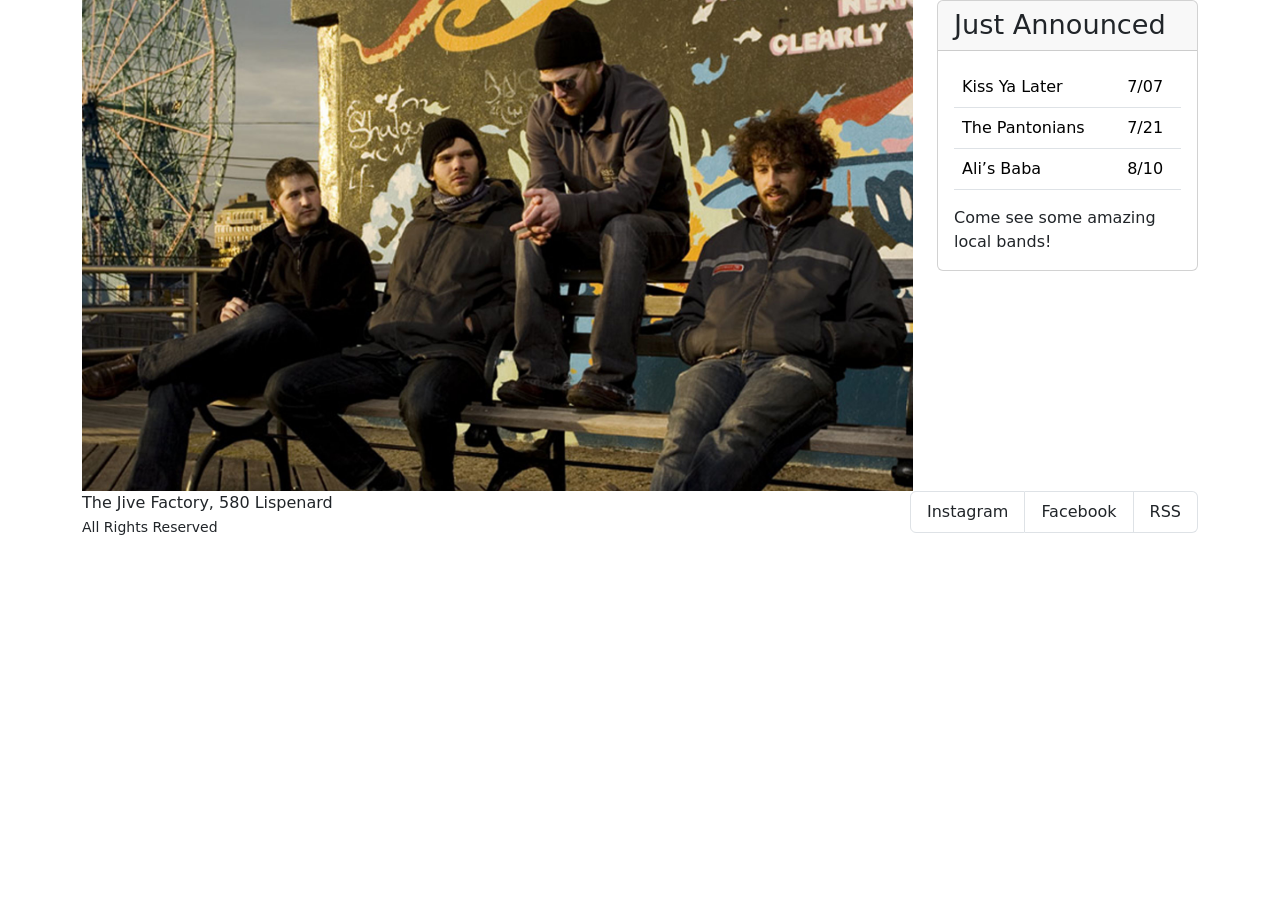
<file: Bootstrap More Grids/index.html>
<!DOCTYPE html>
<html lang="en">
<head>
	<meta charset="UTF-8">
	<meta name="viewport" content="width=device-width, initial-scale=1.0">
	<title></title>
	<link rel="stylesheet" href="css/bootstrap.min.css">
	<link rel="stylesheet" href="css/main.css">
</head>
<body>
	<div class="container">
		<div class="row">
			<div class="col-lg-8 col-xl-9">
				<img src="img/large-low-lustre.jpg">
			</div>
			<div class="col">
				<div class="card">
					<h2 class="card-header">
						Just Announced
					</h2>
					<div class="card-body">
						<table class="table">
							<tr>
								<td>Kiss Ya Later</td>
								<td>7/07</td>
							</tr>
							<tr>
								<td>The Pantonians</td>
								<td>7/21</td>
							</tr>
							<tr>
								<td>Ali’s Baba</td>
								<td>8/10</td>
							</tr>
						</table>
						Come see some amazing local bands!
					</div>
				</div>
			</div>
		</div>
		<footer class="row">
			<div class="col">
				<p>
					The Jive Factory, 580 Lispenard<br>
					<small>All Rights Reserved</small>
				</p>
			</div>
			<div class="col flex-grow-0">
				<div class="list-group list-group-horizontal">
					<a href="#" class="list-group-item list-group-item-action">Instagram</a>
					<a href="#" class="list-group-item list-group-item-action">Facebook</a>
					<a href="#" class="list-group-item list-group-item-action">RSS</a>
				</div>
			</div>
		</footer>
	</div>
</body>
</html>
</file>
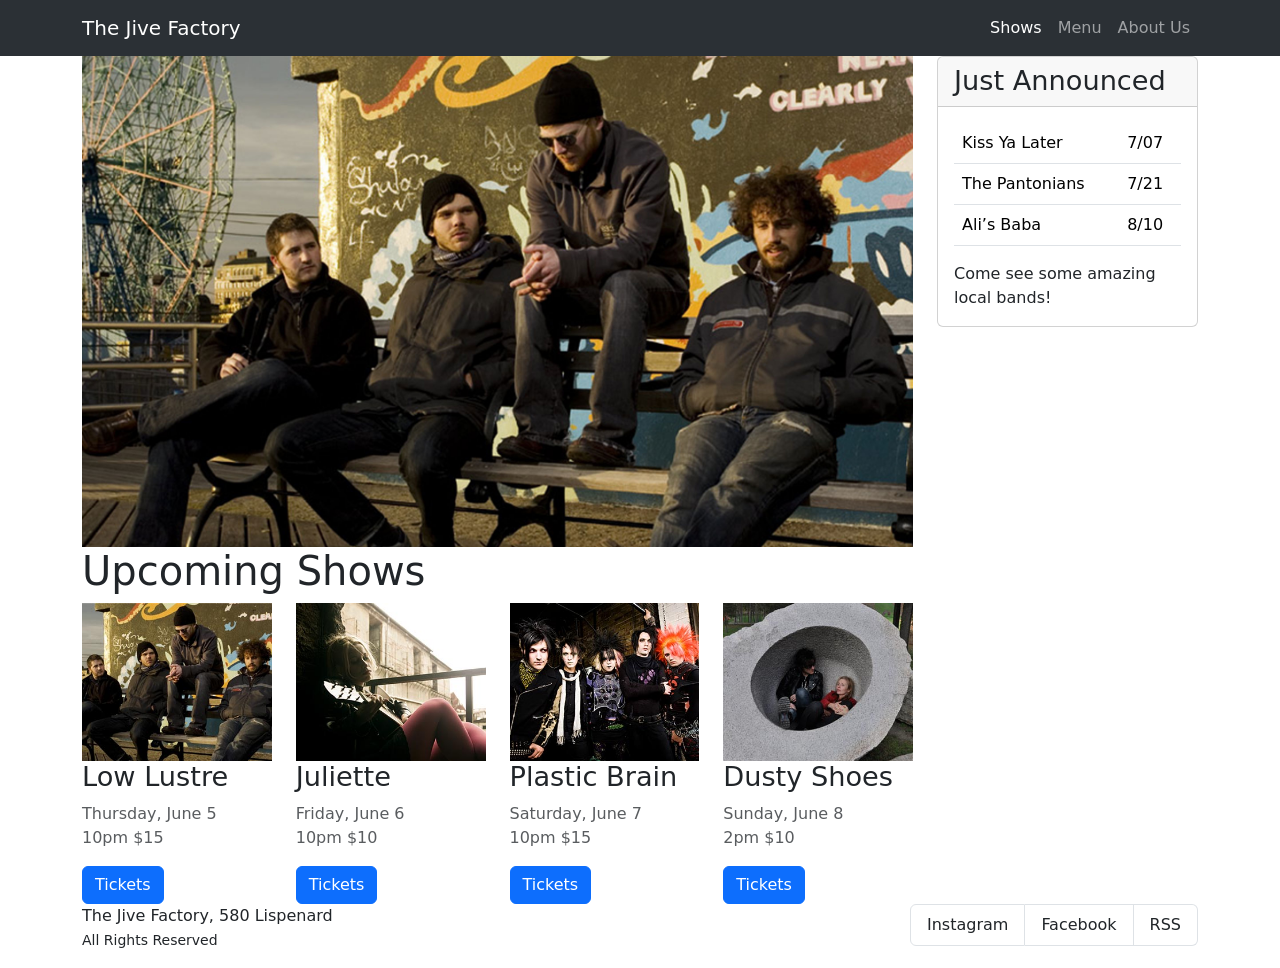
<file: Bootstrap Spacing and Layout/index.html>
<!DOCTYPE html>
<html lang="en">
<head>
	<meta charset="UTF-8">
	<meta name="viewport" content="width=device-width, initial-scale=1.0">
	<title></title>
	<link rel="stylesheet" href="css/bootstrap.min.css">
	<link rel="stylesheet" href="css/main.css">
</head>
<body>
	<nav class="navbar navbar-expand-sm bg-body-tertiary sticky-top" data-bs-theme="dark">
		<div class="container">
			<a class="navbar-brand" href="#">The Jive Factory</a>
			<button class="navbar-toggler" type="button" data-bs-toggle="collapse" data-bs-target="#navbarSupportedContent" aria-controls="navbarSupportedContent" aria-expanded="false" aria-label="Toggle navigation">
				<span class="navbar-toggler-icon"></span>
			</button>
			<div class="collapse navbar-collapse" id="navbarSupportedContent">
				<ul class="navbar-nav ms-auto">
					<li class="nav-item">
						<a class="nav-link active" aria-current="page" href="#">Shows</a>
					</li>
					<li class="nav-item">
						<a class="nav-link" href="#">Menu</a>
					</li>
					<li class="nav-item">
						<a class="nav-link" href="#">About Us</a>
					</li>
				</ul>
			</div>
		</div>
	</nav>
	<div class="container">
		<div class="row">
			<div class="col-lg-8 col-xl-9">
				<img class="d-none d-lg-block" src="img/large-low-lustre.jpg">
				<h1>Upcoming Shows</h1>
				<div class="row">
					<div class="col-sm-6 col-xl-3">
						<img src="img/small-low-lustre.jpg" class="w-100">
						<h2>Low Lustre</h2>
						<p class="text-muted">Thursday, June 5<br>10pm $15</p>
						<a href="#" class="btn btn-primary">Tickets</a>
					</div>
					<div class="col-sm-6 col-xl-3">
						<img src="img/small-juliette.jpg" class="w-100">
						<h2>Juliette</h2>
						<p class="text-muted">Friday, June 6<br>10pm $10</p>
						<a href="#" class="btn btn-primary">Tickets</a>
					</div>
					<div class="col-sm-6 col-xl-3">
						<img src="img/small-plastic-brain.jpg" class="w-100">
						<h2>Plastic Brain</h2>
						<p class="text-muted">Saturday, June 7<br>10pm $15</p>
						<a href="#" class="btn btn-primary">Tickets</a>
					</div>
					<div class="col-sm-6 col-xl-3">
						<img src="img/small-dusty-shoes.jpg" class="w-100">
						<h2>Dusty Shoes</h2>
						<p class="text-muted">Sunday, June 8<br>2pm $10</p>
						<a href="#" class="btn btn-primary">Tickets</a>
					</div>
				</div>
			</div>
			<div class="col">
				<div class="card">
					<h2 class="card-header">
						Just Announced
					</h2>
					<div class="card-body">
						<table class="table">
							<tr>
								<td>Kiss Ya Later</td>
								<td>7/07</td>
							</tr>
							<tr>
								<td>The Pantonians</td>
								<td>7/21</td>
							</tr>
							<tr>
								<td>Ali’s Baba</td>
								<td>8/10</td>
							</tr>
						</table>
						Come see some amazing local bands!
					</div>
				</div>
			</div>
		</div>
		<footer class="row">
			<div class="col">
				<p>
					The Jive Factory, 580 Lispenard<br>
					<small>All Rights Reserved</small>
				</p>
			</div>
			<div class="col flex-grow-0">
				<div class="list-group list-group-horizontal">
					<a href="#" class="list-group-item list-group-item-action">Instagram</a>
					<a href="#" class="list-group-item list-group-item-action">Facebook</a>
					<a href="#" class="list-group-item list-group-item-action">RSS</a>
				</div>
			</div>
		</footer>
	</div>
	<script src="js/bootstrap.min.js"></script>
</body>
</html>
</file>
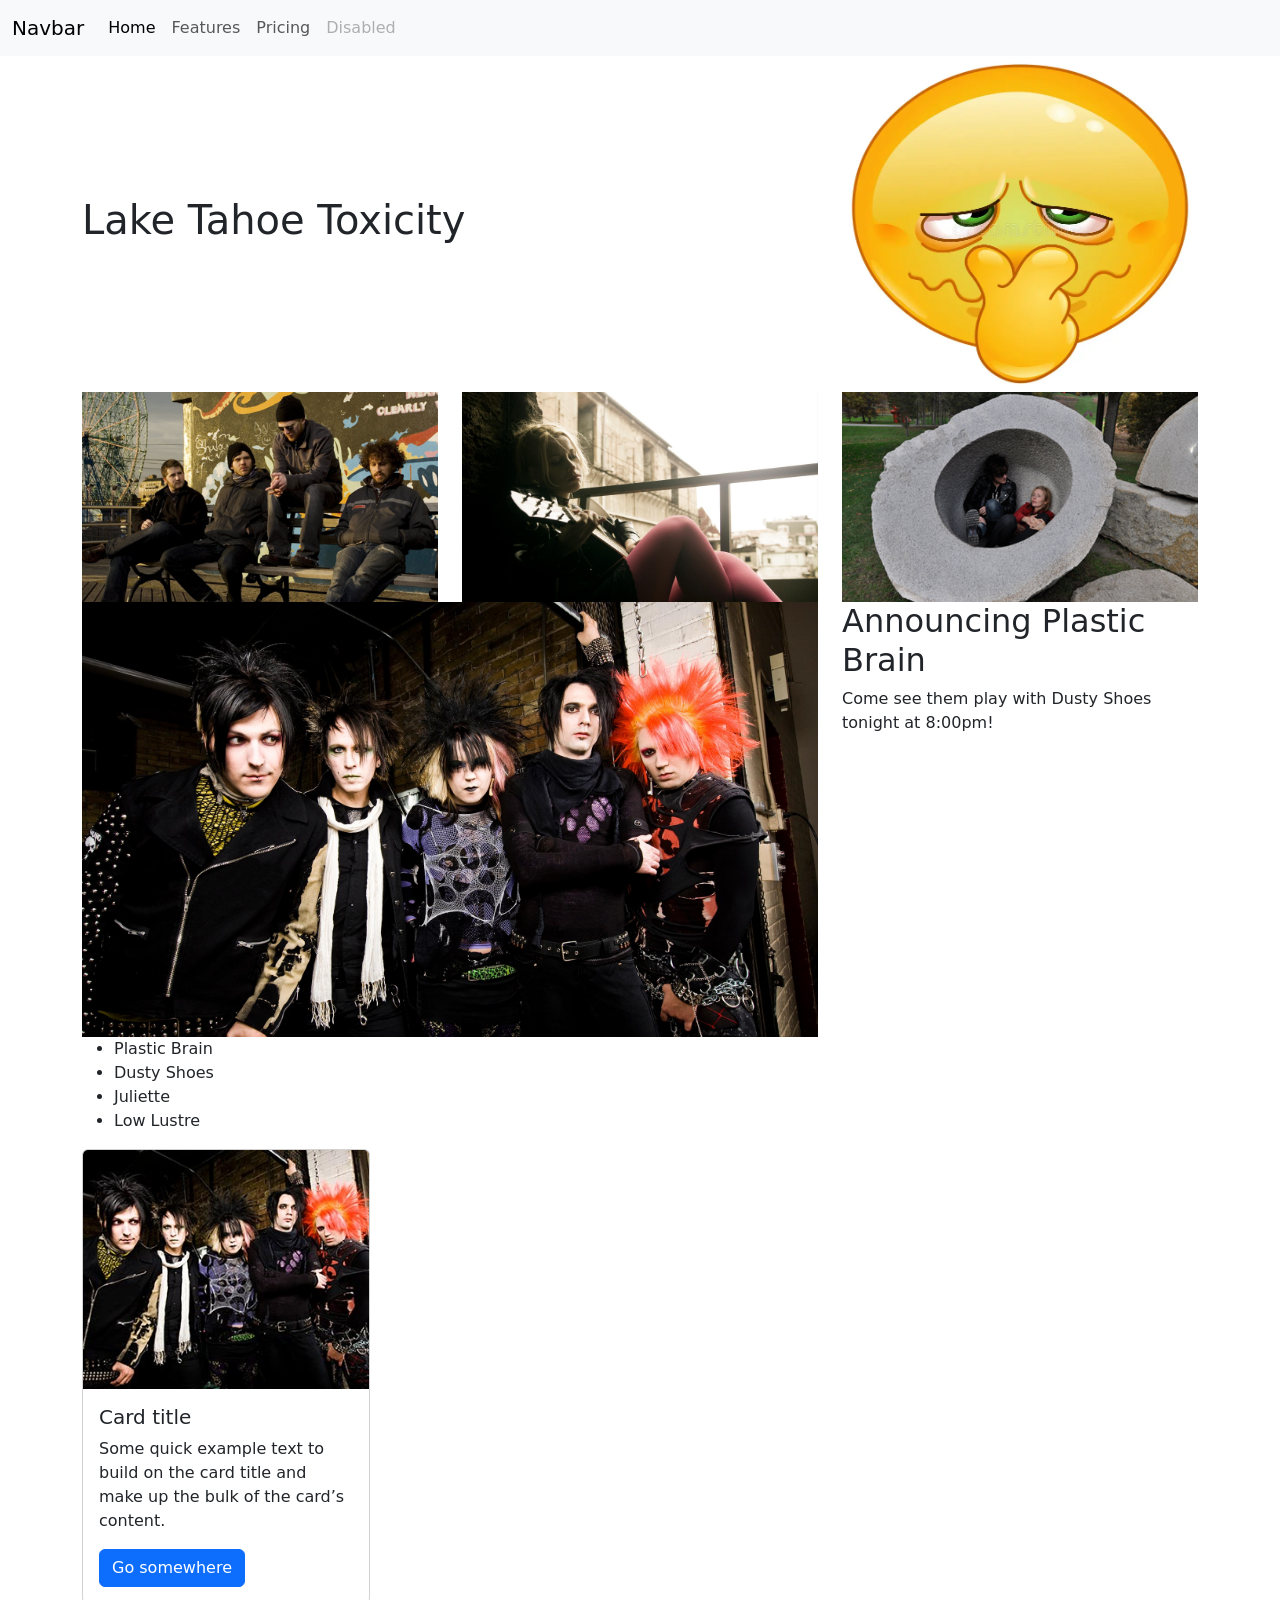
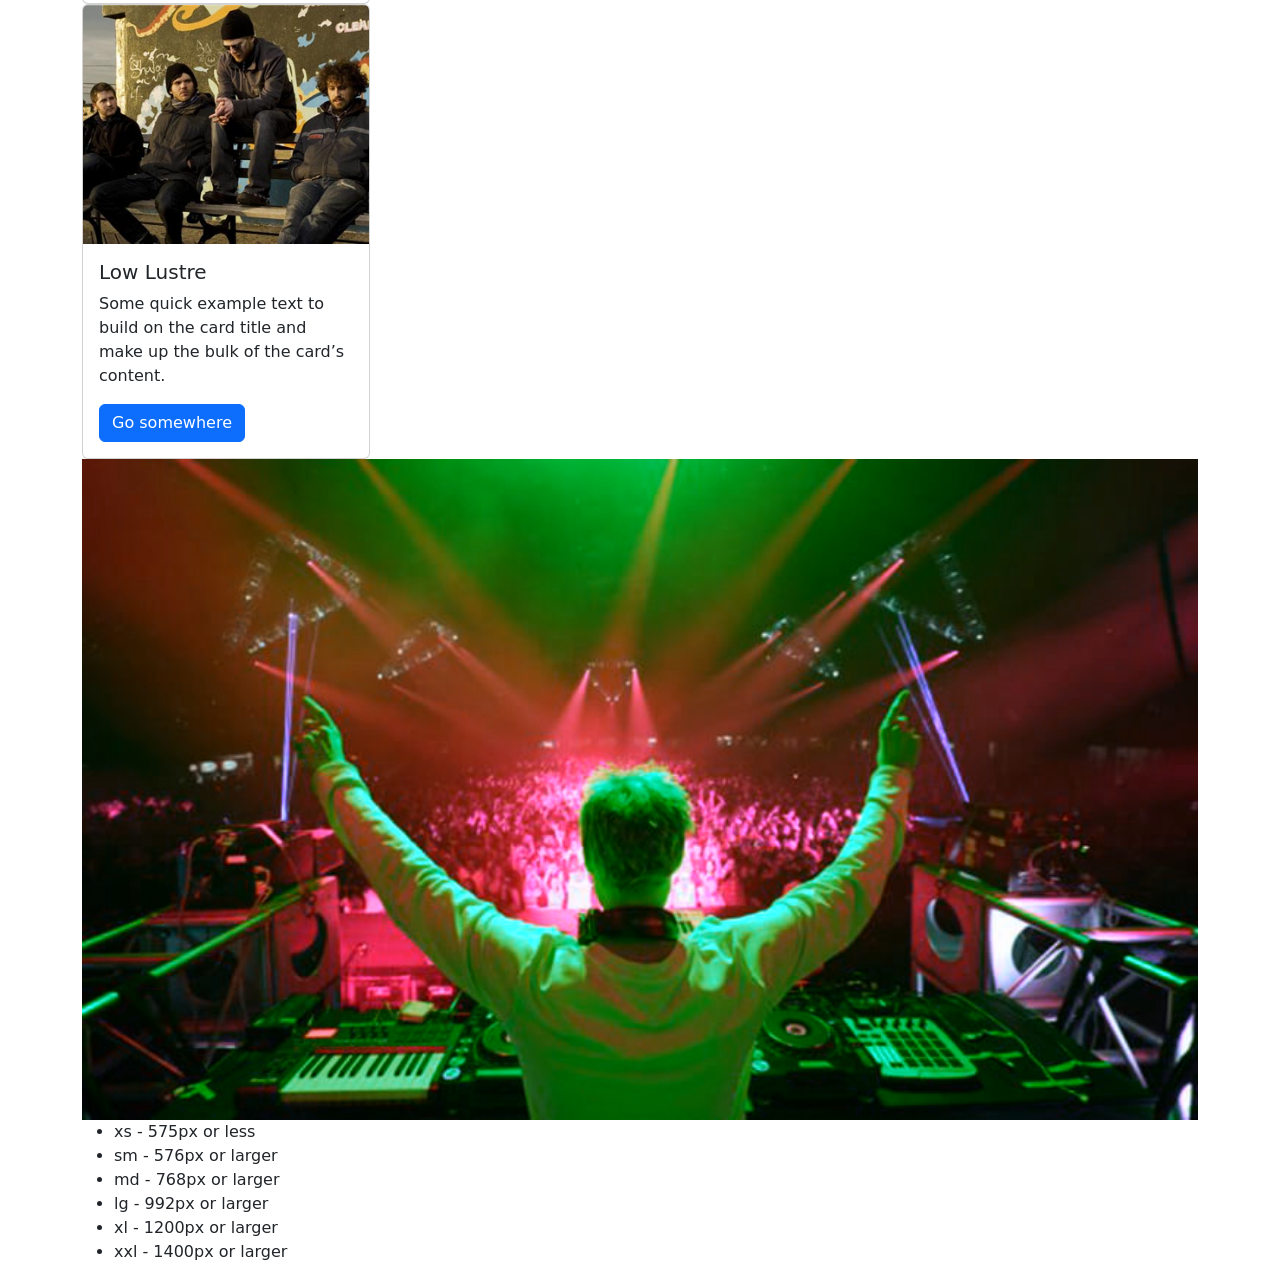
<file: Bootstrap Starter/index.html>
<!DOCTYPE html>
<html lang="en">
<head>
	<meta charset="UTF-8">
	<meta name="viewport" content="width=device-width, initial-scale=1.0">
	<title></title>
	<link rel="stylesheet" href="css/bootstrap.min.css">
	<link rel="stylesheet" href="css/main.css">
	<script src="js/bootstrap.min.js"></script>
</head>
<body>

	<!-- NAVBAR -->
	<nav class="navbar navbar-expand-lg bg-body-tertiary">
		<div class="container-fluid">
			<a class="navbar-brand" href="#">Navbar</a>
			<button class="navbar-toggler" type="button" data-bs-toggle="collapse" data-bs-target="#navbarNavAltMarkup" aria-controls="navbarNavAltMarkup" aria-expanded="false" aria-label="Toggle navigation">
			<span class="navbar-toggler-icon"></span>
			</button>
			<div class="collapse navbar-collapse" id="navbarNavAltMarkup">
			<div class="navbar-nav">
				<a class="nav-link active" aria-current="page" href="#">Home</a>
				<a class="nav-link" href="#">Features</a>
				<a class="nav-link" href="#">Pricing</a>
				<a class="nav-link disabled" aria-disabled="true">Disabled</a>
			</div>
			</div>
		</div>
	</nav>

	<!-- MAIN CONTAINER -->
	<div class="container">

		<header class="row">
			<div class="col-8 d-flex align-items-center">
				<h1>Lake Tahoe Toxicity</h1>
			</div>
			<div class="col-4">
				<img src="img/toxic.jpg" alt="">
			</div>
		</header>

		<!-- first row -->
		<div class="row">

			<!-- #1 col in the first row -->
			<div class="col-12 col-sm-6 col-md-4">
				<img src="img/large-low-lustre.jpg" alt="Low Lustre">
			</div>
			
			<!-- #2 col in the first row -->
			<div class="col-12 col-sm-6 col-md-4">
				<img src="img/large-juliette.jpg" alt="Juliette">
			</div>
			
			<!-- #3 col in the first row -->
			<div class="col-12 col-sm-6 col-md-4">
				<img src="img/large-dusty-shoes.jpg" alt="Dusty Shoes">
			</div>

		</div>
		<!-- END ROW -->

		<!-- NEW ROW STARTS -->
		<div class="row">
			<div class="col-8">
				<img src="img/large-plastic-brain.jpg" alt="Plastic Brain">
			</div>

			<div class="col-4">
				<h2>Announcing Plastic Brain</h2>
				<p>Come see them play with Dusty Shoes tonight at 8:00pm!</p>
			</div>
		</div>
		<!-- END ROW -->

		<div class="row">

			<div class="col-2 col-md-12">
				<ul>
					<li>Plastic Brain</li>
					<li>Dusty Shoes</li>
					<li>Juliette</li>
					<li>Low Lustre</li>
				</ul>
			</div>

			<div class="col-10 col-md-12">
				<div class="card" style="width: 18rem;">
					<img src="img/small-plastic-brain.jpg" class="card-img-top" alt="...">
					<div class="card-body">
						<h5 class="card-title">Card title</h5>
						<p class="card-text">Some quick example text to build on the card title and make up the bulk of the card’s content.</p>
						<a href="#" class="btn btn-primary">Go somewhere</a>
					</div>
				</div>
				<div class="card" style="width: 18rem;">
					<img src="img/small-low-lustre.jpg" class="card-img-top" alt="...">
					<div class="card-body">
						<h5 class="card-title">Low Lustre</h5>
						<p class="card-text">Some quick example text to build on the card title and make up the bulk of the card’s content.</p>
						<a href="#" class="btn btn-primary">Go somewhere</a>
					</div>
				</div>
			</div>

		</div>

		<div class="row">
			<div class="col">
				<img class="club-img" src="img/christopher-lawrence-at-blu-nightclub760.jpg" alt="The Club">
			</div>
		</div>

		<div>
			<ul>
				<li>xs - 575px or less</li>
				<li>sm - 576px or larger</li>
				<li>md - 768px or larger</li>
				<li>lg - 992px or larger</li>
				<li>xl - 1200px or larger</li>
				<li>xxl - 1400px or larger</li>
			</ul>
		</div>

	</div>
	
</body>
</html>
</file>
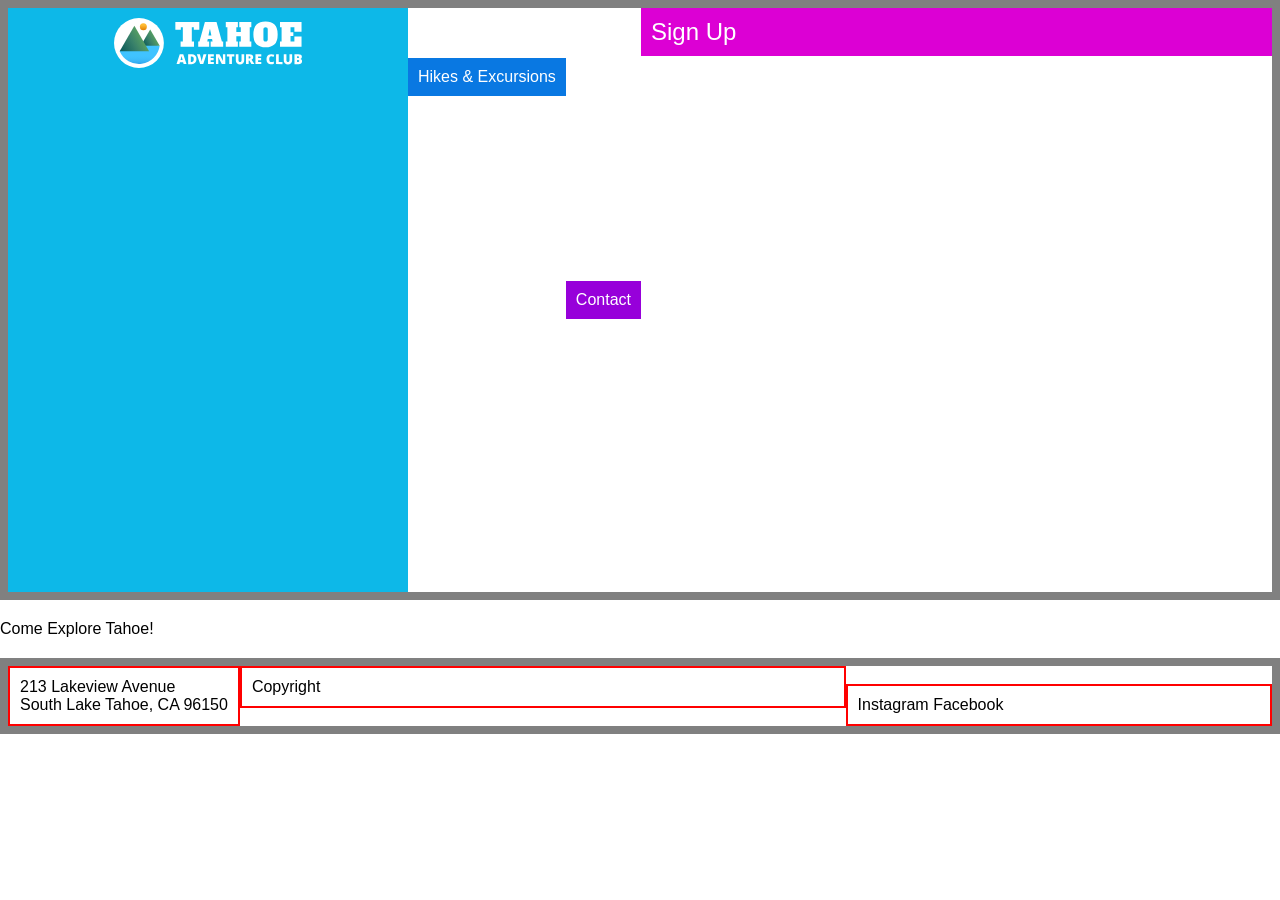
<file: Flexbox Intro/index.html>
<!DOCTYPE html>
<html lang="en">
<head>
	<meta charset="UTF-8">
	<meta name="viewport" content="width=device-width, initial-scale=1.0">
	<title>Tahoe Adventure Club</title>
	<link rel="stylesheet" href="css/main.css">
</head>
<body>

	<ul class="navbar">
		<li class="logo"><img src="img/tahoe-logo.svg"></li>
		<li class="hikes">Hikes & Excursions</li>
		<li class="contact">Contact</li>
		<li class="signup">Sign Up</li>
	</ul>

	Come Explore Tahoe!

	<footer>
		<div class="address">
			213 Lakeview Avenue<br>
			South Lake Tahoe, CA 96150
		</div>
		<div class="copyright">Copyright</div>
		<div class="social">Instagram Facebook</div>
	</footer>

</body>
</html>
</file>
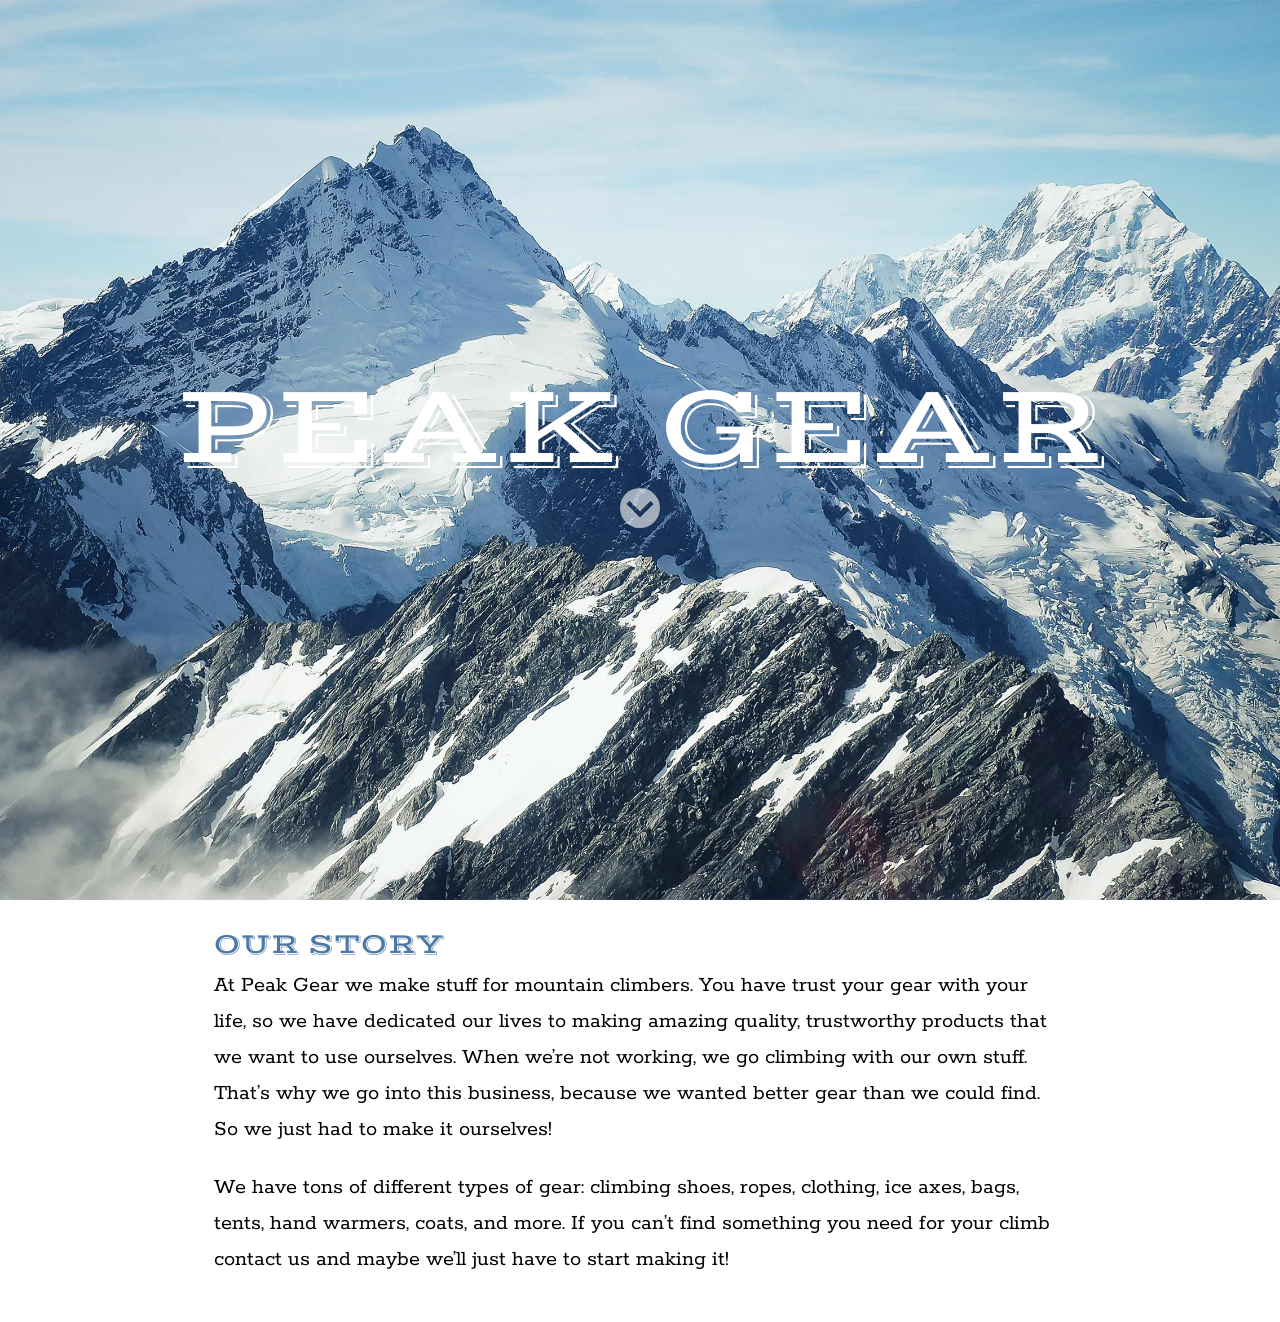
<file: Flexbox Vertical Centering/index.html>
<!DOCTYPE html>
<html lang="en">
<head>
	<meta charset="UTF-8">
	<meta name="viewport" content="width=device-width, initial-scale=1.0">
	<title>Peak Gear | For Mountain Climbers</title>
	<link rel="preconnect" href="https://fonts.googleapis.com"> 
	<link rel="preconnect" href="https://fonts.gstatic.com" crossorigin> 
	<link href="https://fonts.googleapis.com/css2?family=Rokkitt&family=Vast+Shadow&display=auto" rel="stylesheet">
	<link rel="stylesheet" href="css/main.css">
</head>
<body>
	<header>
		<h1>Peak Gear</h1>
		<a href="#main" class="scroll-down"><img src="img/down-arrow-circle.svg" alt="Scroll Down"></a>
	</header>
	<main id="main">
		<h2>Our Story</h2>
		<p>At Peak Gear we make stuff for mountain climbers. You have trust your gear with your life, so we have dedicated our lives to making amazing quality, trustworthy products that we want to use ourselves. When we’re not working, we go climbing with our own stuff. That’s why we go into this business, because we wanted better gear than we could find. So we just had to make it ourselves!</p>
		<p>We have tons of different types of gear: climbing shoes, ropes, clothing, ice axes, bags, tents, hand warmers, coats, and more. If you can’t find something you need for your climb contact us and maybe we’ll just have to start making it!</p>
	</main>
</body>
</html>
</file>
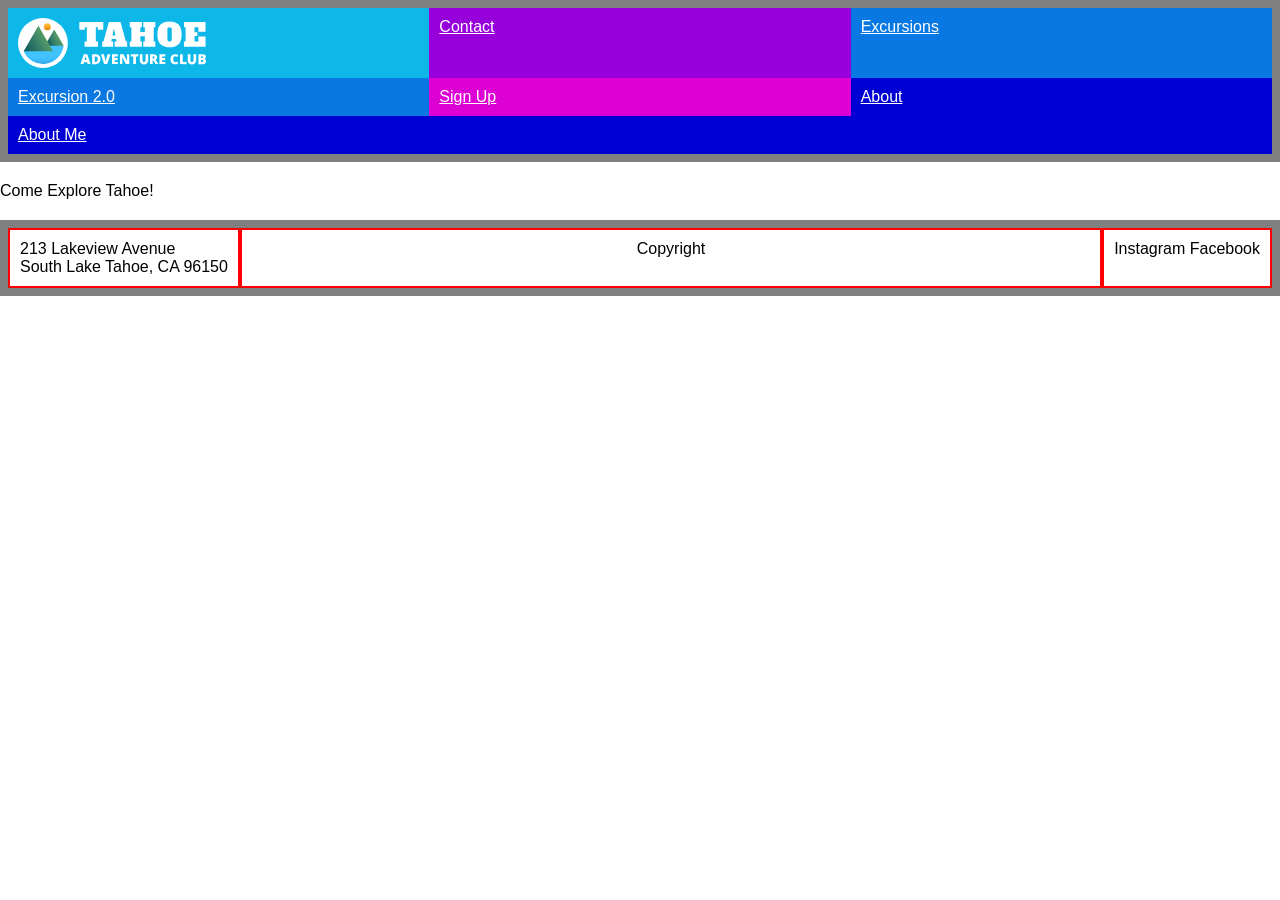
<file: Flexbox Wrapping/index.html>
<!DOCTYPE html>
<html lang="en">
<head>
	<meta charset="UTF-8">
	<meta name="viewport" content="width=device-width, initial-scale=1.0">
	<title>Tahoe Adventure Club</title>
	<link rel="stylesheet" href="css/main.css">
</head>
<body>

	<ul class="navbar">
		<li class="logo">
			<img src="img/tahoe-logo.svg">
		</li>
		<li class="excursions">
			<a href="https://www.google.com">Excursions</a>
		</li>
		<li class="about">
			<a href="https://facebook.com">About</a>
		</li>
		<li class="contact">
			<a href="https://instagram.com">Contact</a>
		</li>
		<li class="signup">
			<a href="https://ebay.com">Sign Up</a>
		</li>
		<li class="excursions">
			<a href="https://youtube.com">Excursion 2.0</a>
		</li>
		<li class="about">
			<a href="https://somewhere.com">About Me</a>
		</li>
	</ul>

	Come Explore Tahoe!

	<footer>
		<div class="address">
			213 Lakeview Avenue<br>
			South Lake Tahoe, CA 96150
		</div>
		<div class="copyright">Copyright</div>
		<div class="social">Instagram Facebook</div>
	</footer>

</body>
</html>
</file>
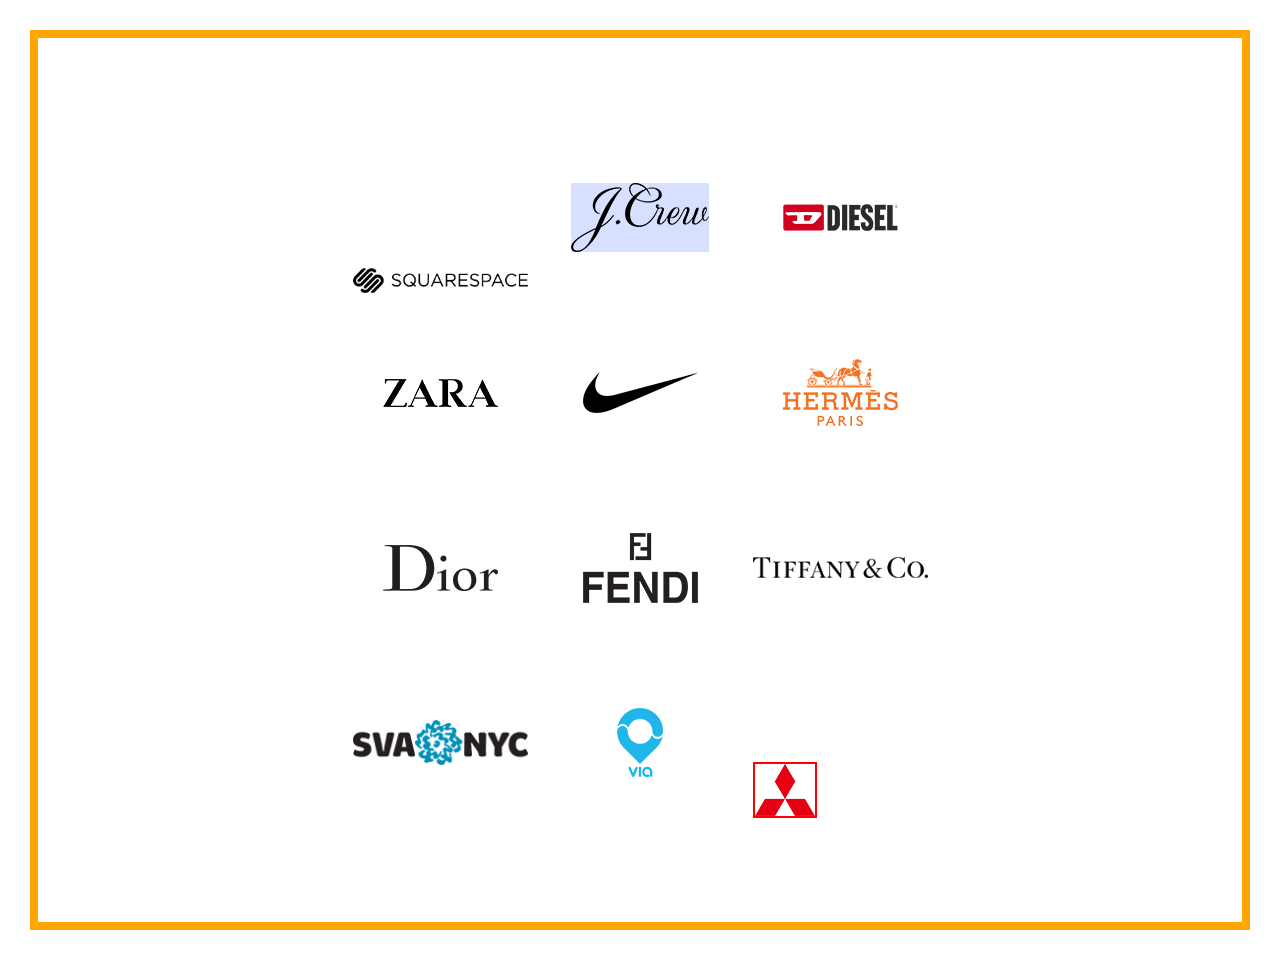
<file: Grid Alignment and Order/index.html>
<!DOCTYPE html>
<html lang="en">
<head>
	<meta charset="UTF-8">
	<meta name="viewport" content="width=device-width, initial-scale=1.0">
	<title>Grid Alignment & Order</title>
	<link rel="stylesheet" href="css/main.css">
</head>
<body>

	<div class="gallery">
		
		<div class="logo-wrapper">
			<img src="img/jcrew.png" class="jcrew" 
				 srcset="img/jcrew.png 1x, img/jcrew@2x.png 2x">
		</div>
		
		<img src="img/diesel.png" class="diesel" 
			 srcset="img/diesel.png 1x, img/diesel@2x.png 2x">
		
		<img src="img/zara.png" class="zara" 
			 srcset="img/zara.png 1x, img/zara@2x.png 2x">
		
		<img src="img/nike.png" class="nike" 
			 srcset="img/nike.png 1x, img/nike@2x.png 2x">
		
		<img src="img/hermes.png" class="hermes" 
			 srcset="img/hermes.png 1x, img/hermes@2x.png 2x">
		
		<img src="img/dior.png" class="dior" 
			 srcset="img/dior.png 1x, img/dior@2x.png 2x">
		
		<img src="img/fendi.png" class="fendi" 
			 srcset="img/fendi.png 1x, img/fendi@2x.png 2x">
		
		<img src="img/tiffany.png" class="tiffany" 
			 srcset="img/tiffany.png 1x, img/tiffany@2x.png 2x">
		
		<img src="img/sva.png" class="sva" 
			 srcset="img/sva.png 1x, img/sva@2x.png 2x">
		
		<img src="img/mitsubishi.png" class="mitsubishi" 
			 srcset="img/mitsubishi.png 1x, img/mitsubishi@2x.png 2x">
		
		<img src="img/squarespace.png" class="squarespace" 
			 srcset="img/squarespace.png 1x, img/squarespace@2x.png 2x">
		
		<img src="img/via.png" class="via" 
			 srcset="img/via.png 1x, img/via@2x.png 2x">

	</div>

</body>
</html>
</file>
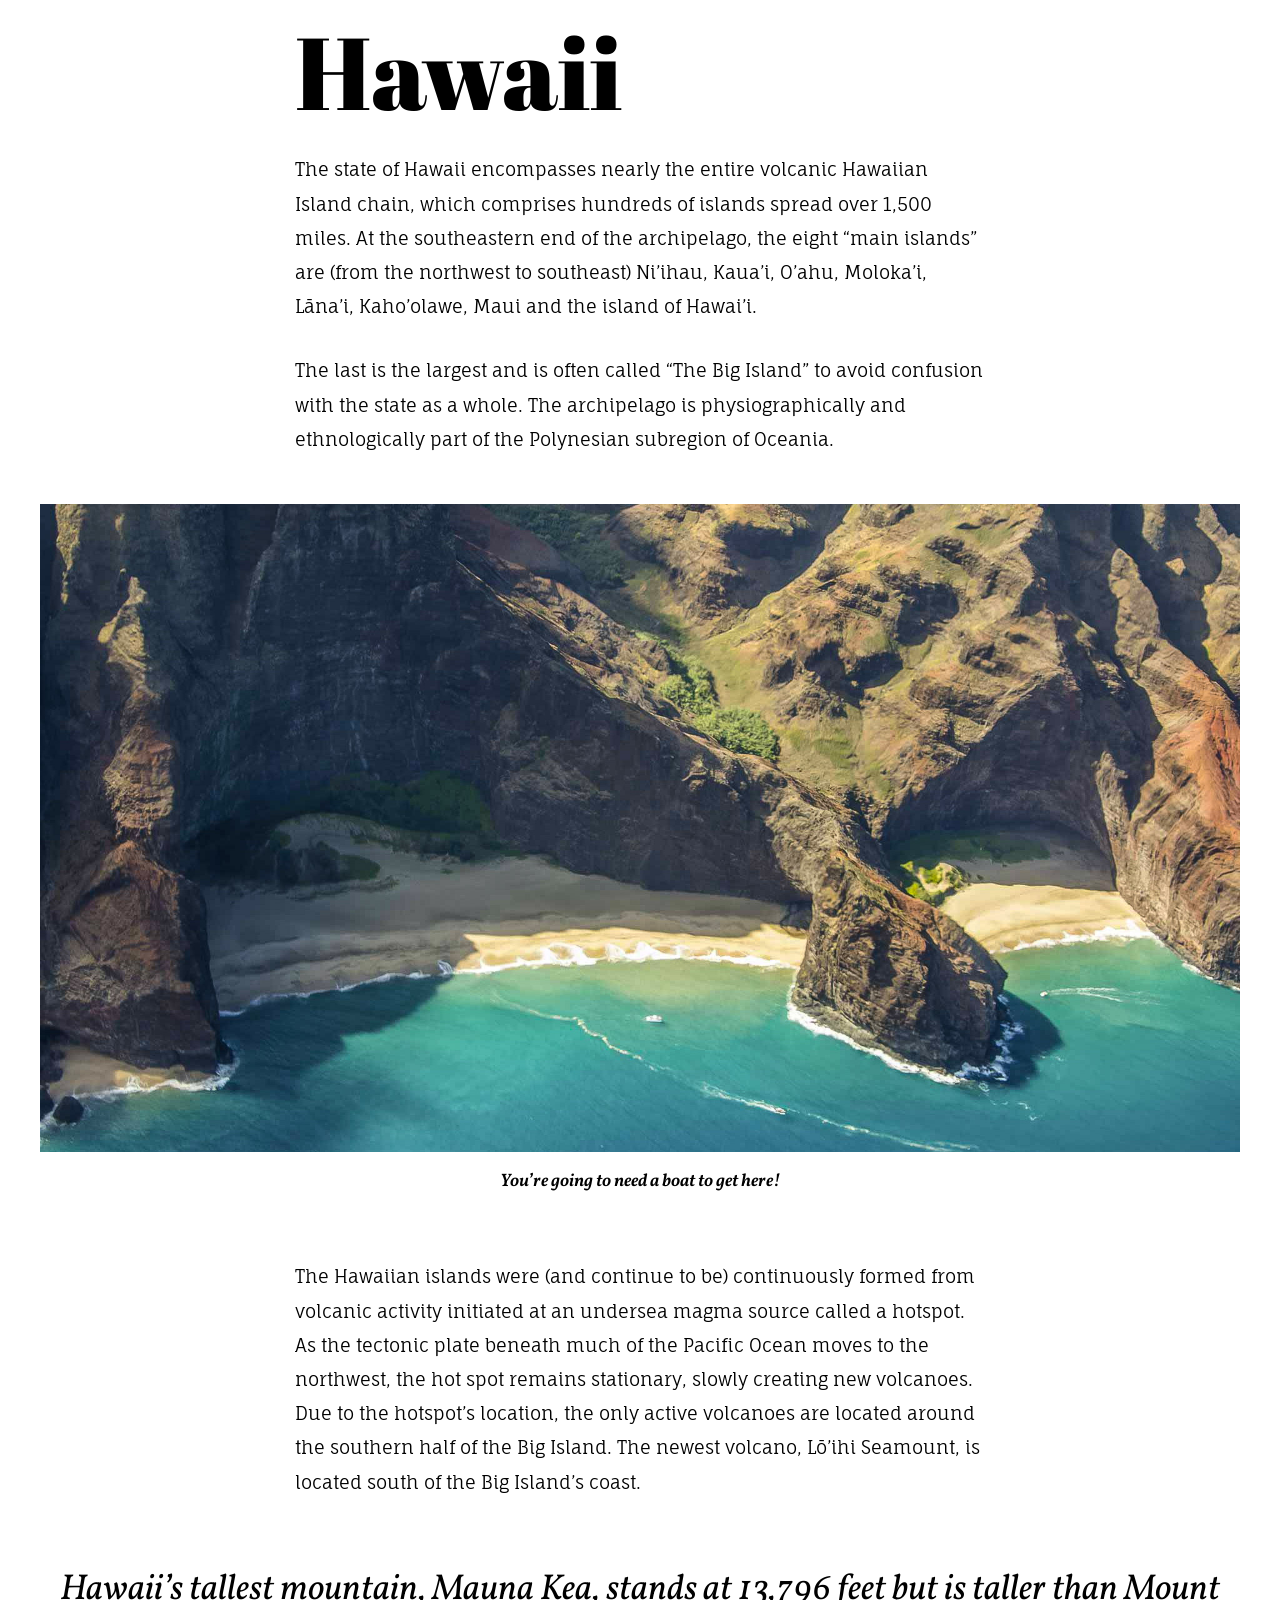
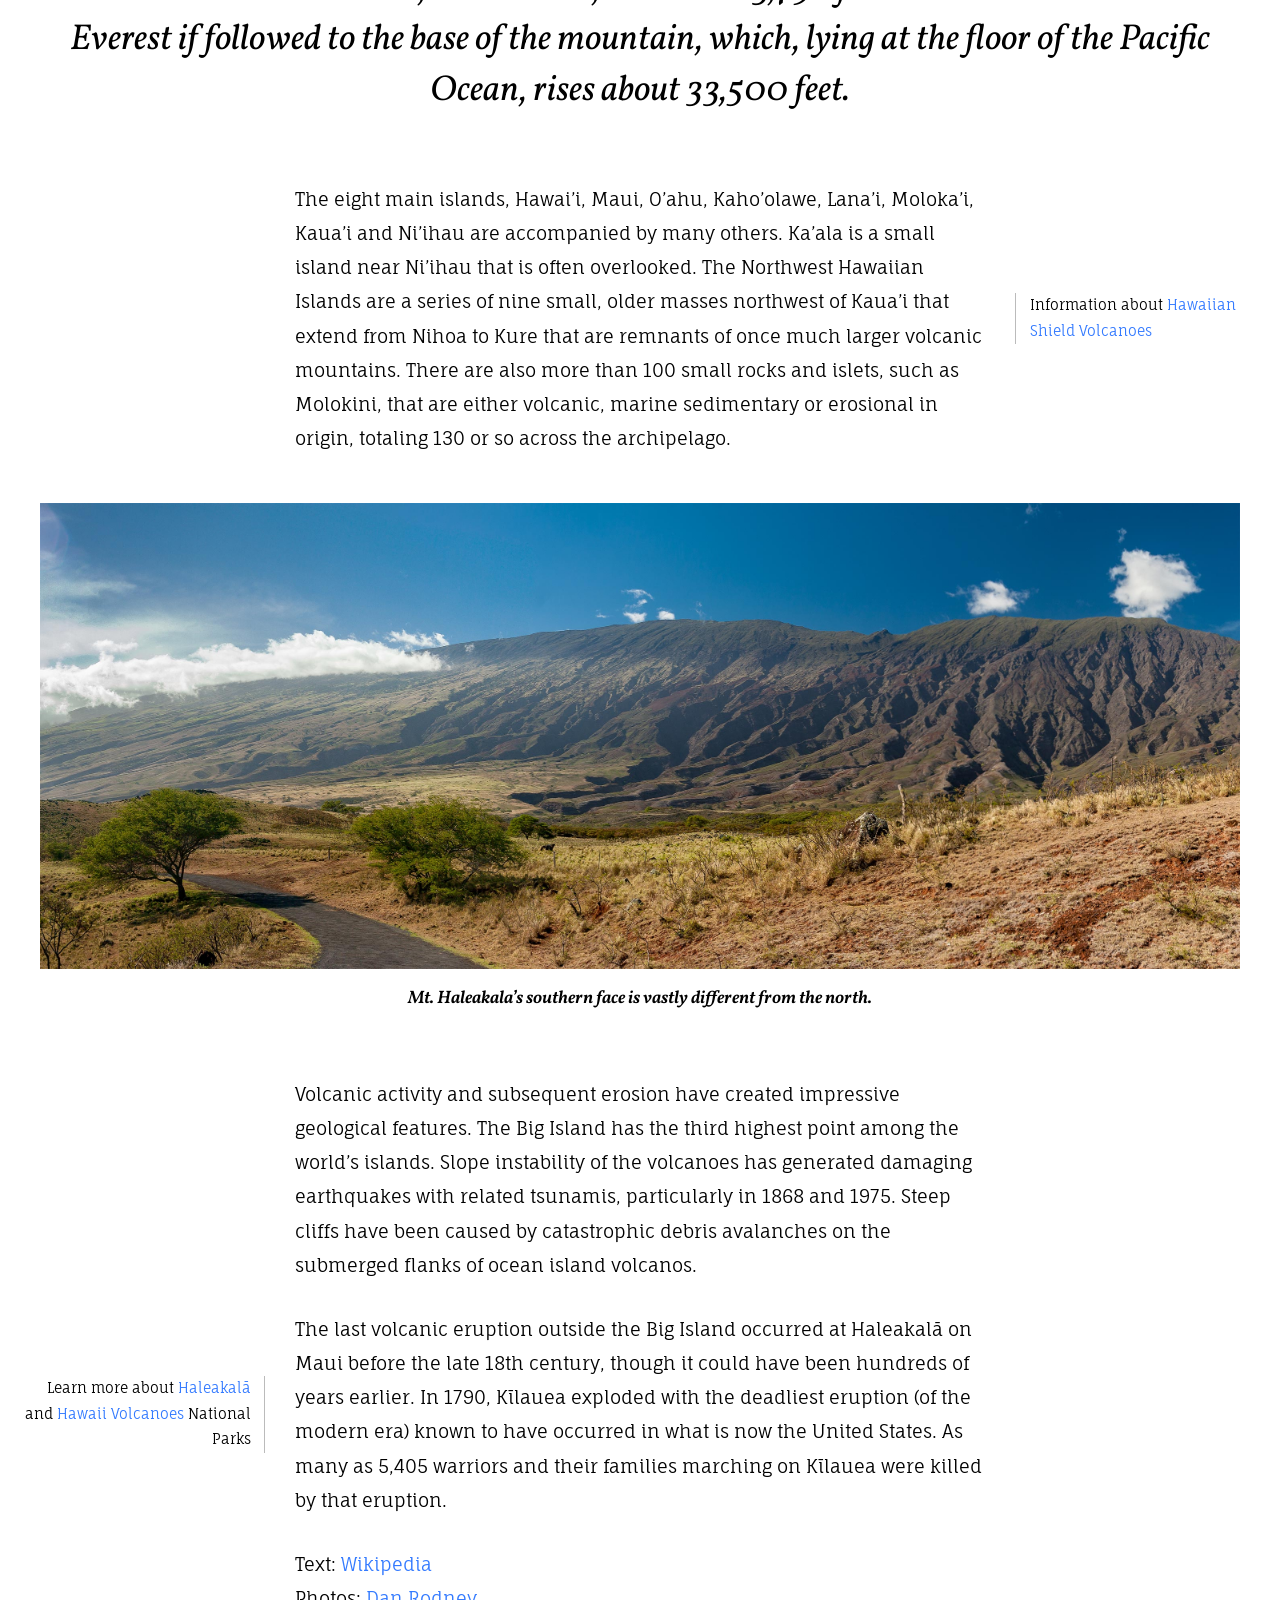
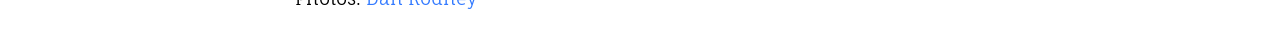
<file: Grid Article/index.html>
<!DOCTYPE html>
<html lang="en">
<head>
	<meta charset="UTF-8">
	<meta name="viewport" content="width=device-width, initial-scale=1.0">
	<title>Hawaii</title>
	<link rel="preconnect" href="https://fonts.googleapis.com"> 
	<link rel="preconnect" href="https://fonts.gstatic.com" crossorigin>
	<link href="https://fonts.googleapis.com/css2?family=Abril+Fatface&family=Fauna+One&family=Vollkorn:ital,wght@0,400;0,600;1,400;1,600&display=auto" rel="stylesheet">
	<link rel="stylesheet" href="css/main.css">
</head>
<body>

	<article class="page-layout">
		<h1>Hawaii</h1>

		<p>The state of Hawaii encompasses nearly the entire volcanic Hawaiian Island chain, which comprises hundreds of islands spread over 1,500 miles. At the southeastern end of the archipelago, the eight “main islands” are (from the northwest to southeast) Ni’ihau, Kaua’i, O’ahu, Moloka’i, Lāna’i, Kaho’olawe, Maui and the island of Hawai’i.</p>

		<p>The last is the largest and is often called “The Big Island” to avoid confusion with the state as a whole. The archipelago is physiographically and ethnologically part of the Polynesian subregion of Oceania.</p>

		<figure>
			<img src="img/coast.jpg" alt="Kaua’i Coastline">
			<figcaption>You’re going to need a boat to get here!</figcaption>
		</figure>

		<p>The Hawaiian islands were (and continue to be) continuously formed from volcanic activity initiated at an undersea magma source called a hotspot. As the tectonic plate beneath much of the Pacific Ocean moves to the northwest, the hot spot remains stationary, slowly creating new volcanoes. Due to the hotspot’s location, the only active volcanoes are located around the southern half of the Big Island. The newest volcano, Lō’ihi Seamount, is located south of the Big Island’s coast.</p> 

		<blockquote>
			<p>Hawaii’s tallest mountain, Mauna Kea, stands at 13,796 feet but is taller than Mount Everest if followed to the base of the mountain, which, lying at the floor of the Pacific Ocean, rises about 33,500 feet.</p>
		</blockquote>


		<p>The eight main islands, Hawai’i, Maui, O’ahu, Kaho’olawe, Lana’i, Moloka’i, Kaua’i and Ni’ihau are accompanied by many others. Ka’ala is a small island near Ni’ihau that is often overlooked. The Northwest Hawaiian Islands are a series of nine small, older masses northwest of Kaua’i that extend from Nihoa to Kure that are remnants of once much larger volcanic mountains. There are also more than 100 small rocks and islets, such as Molokini, that are either volcanic, marine sedimentary or erosional in origin, totaling 130 or so across the archipelago.</p>

		<aside class="right">
			<p>Information about <a href="http://www.soest.hawaii.edu/GG/HCV/haw_volc.html">Hawaiian Shield Volcanoes</a></p>
		</aside>

		<figure>
			<img src="img/panorama.jpg" alt="Mt. Haleakala">
			<figcaption>Mt. Haleakala’s southern face is vastly different from the north.</figcaption>
		</figure>

		<p>Volcanic activity and subsequent erosion have created impressive geological features. The Big Island has the third highest point among the world’s islands. Slope instability of the volcanoes has generated damaging earthquakes with related tsunamis, particularly in 1868 and 1975. Steep cliffs have been caused by catastrophic debris avalanches on the submerged flanks of ocean island volcanos.</p>

		<aside class="left">
			<p>Learn more about <a href="https://en.m.wikipedia.org/wiki/Haleakal%C4%81_National_Park">Haleakalā</a> and <a href="https://en.m.wikipedia.org/wiki/Hawai%CA%BBi_Volcanoes_National_Park">Hawaii Volcanoes</a> National Parks</p>
		</aside>

		<p>The last volcanic eruption outside the Big Island occurred at Haleakalā on Maui before the late 18th century, though it could have been hundreds of years earlier. In 1790, Kīlauea exploded with the deadliest eruption (of the modern era) known to have occurred in what is now the United States. As many as 5,405 warriors and their families marching on Kīlauea were killed by that eruption.</p>

		<p>
			Text: <a href="https://en.m.wikipedia.org/wiki/Hawaii" target="_blank">Wikipedia</a>
			<br>
			Photos: <a href="https://www.danrodney.com" target="_blank">Dan Rodney</a>
		</p>
	</article>

</body>
</html>
</file>
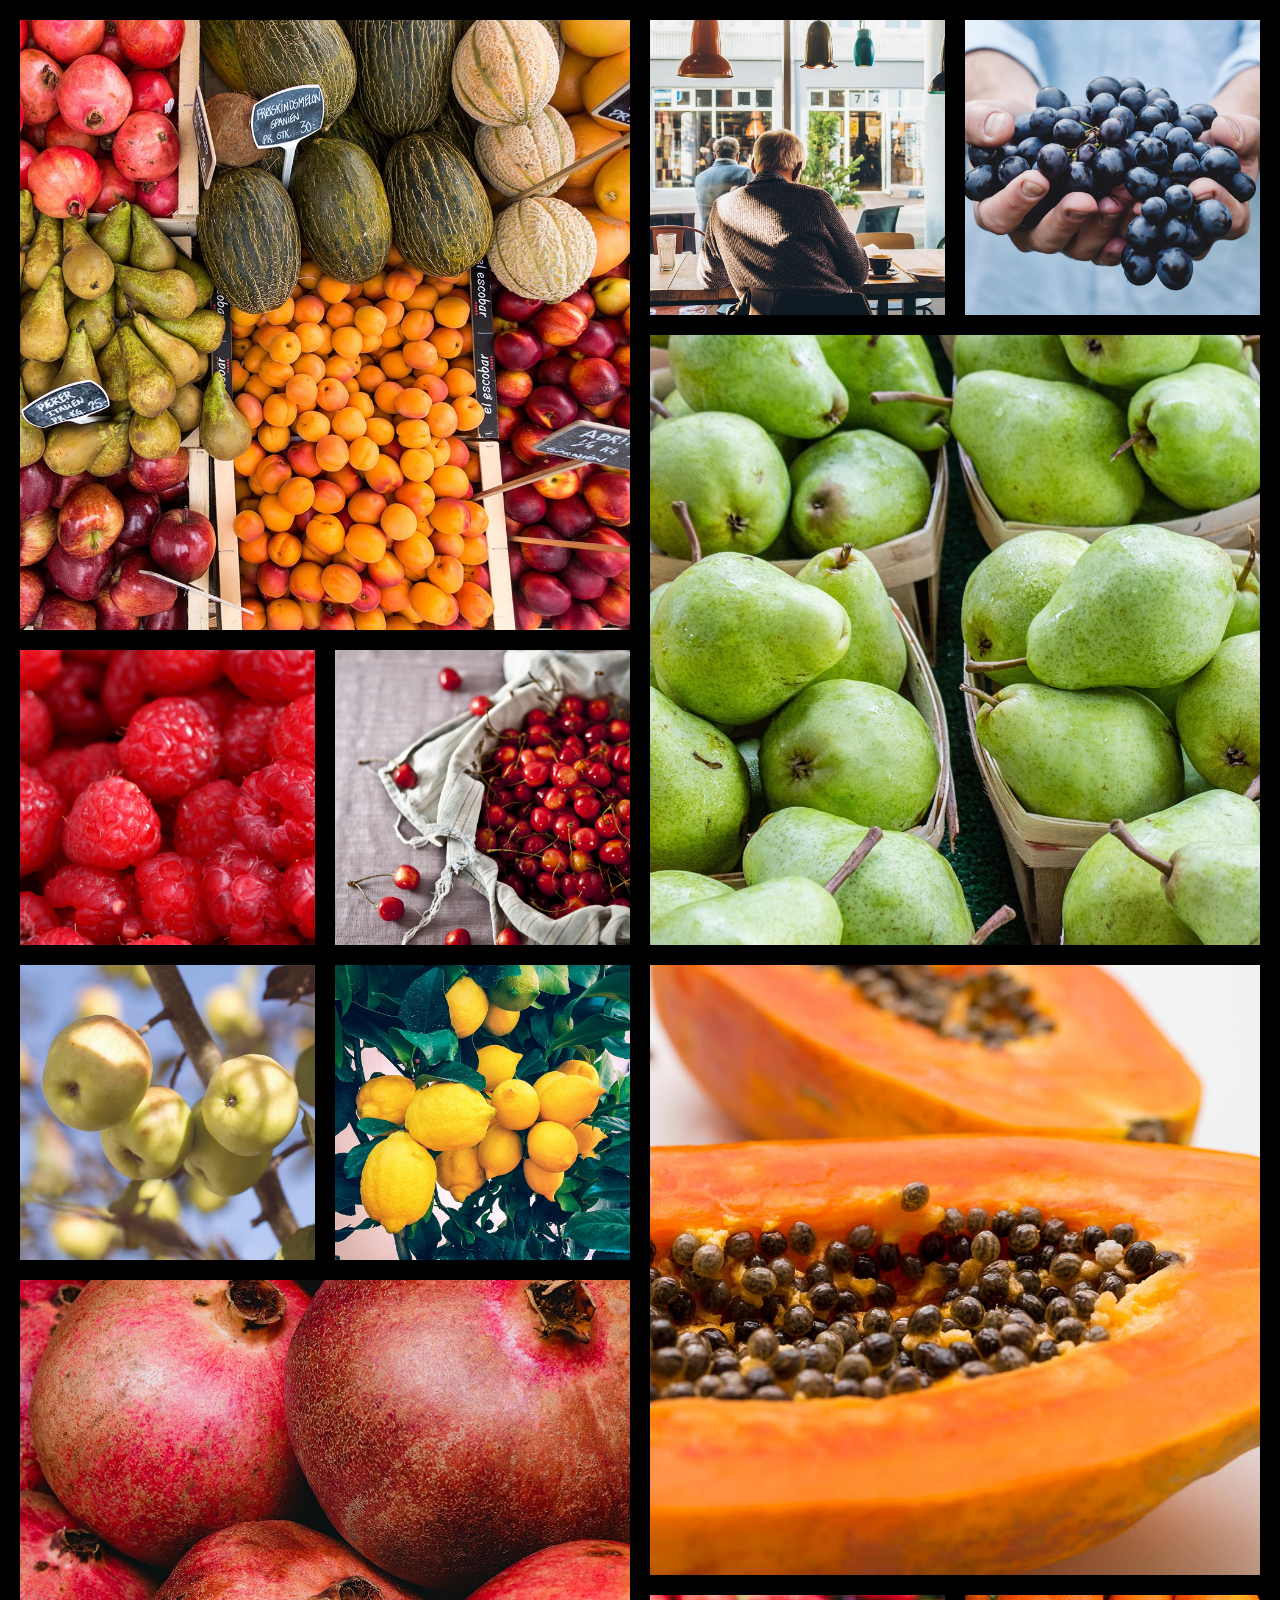
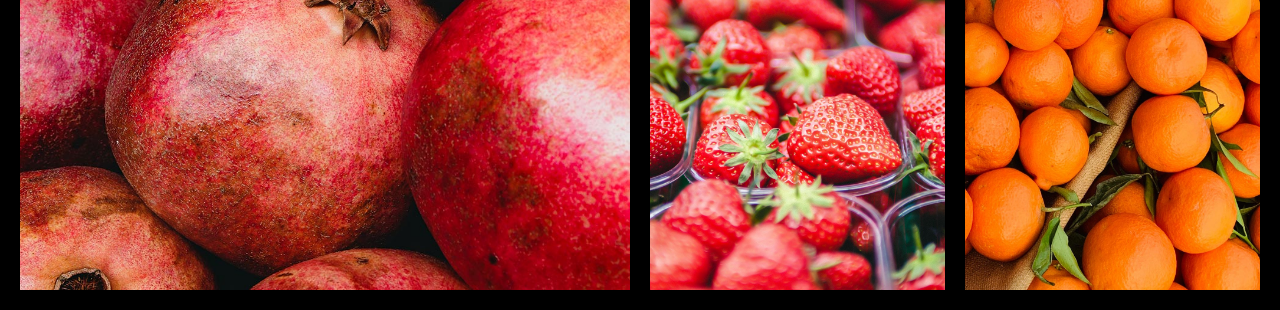
<file: Grid Image Gallery/index.html>
<!DOCTYPE html>
<html lang="en">
<head>
	<meta charset="UTF-8">
	<meta name="viewport" content="width=device-width, initial-scale=1.0">
	<title>Grid Image Gallery</title>
	<link rel="stylesheet" href="css/main.css">
</head>
<body>

	<div class="gallery">
		<img src="img/stand.jpg" class="big">
		<img src="img/customer.jpg">
		<img src="img/grapes.jpg">
		<img src="img/pears.jpg" class="big">
		<img src="img/raspberries.jpg">
		<img src="img/cherries.jpg">
		<img src="img/apples.jpg">
		<img src="img/lemons.jpg">
		<img src="img/papaya.jpg" class="big">
		<img src="img/pomegranate.jpg" class="big">
		<img src="img/strawberries.jpg">
		<img src="img/oranges.jpg">
	</div>

</body>
</html>
</file>
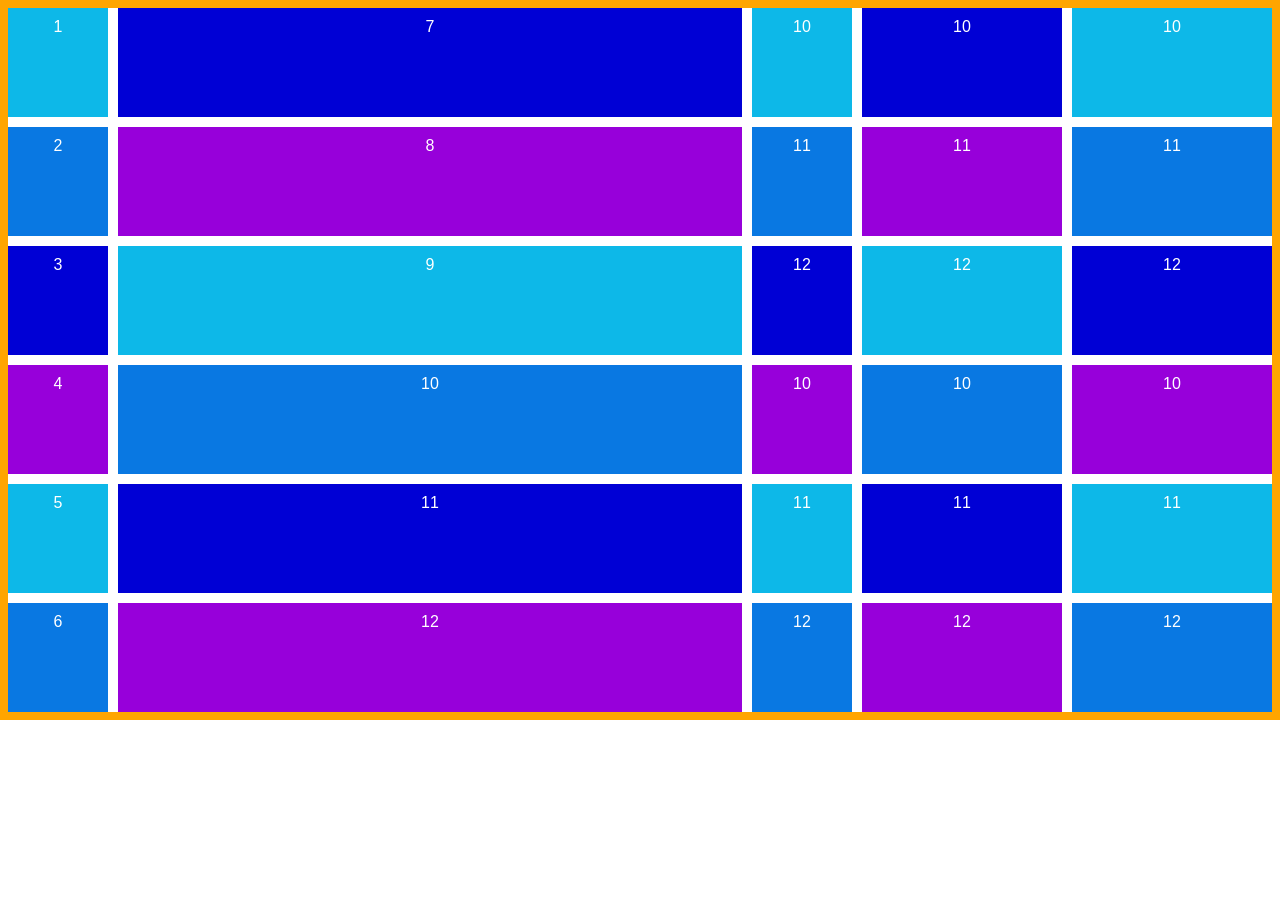
<file: Grid Intro/index.html>
<!DOCTYPE html>
<html lang="en">
<head>
	<meta charset="UTF-8">
	<meta name="viewport" content="width=device-width, initial-scale=1.0">
	<title>Grid Intro</title>
	<link rel="stylesheet" href="css/main.css">
</head>
<body>

	<div class="container">
		<div>1</div>
		<div>2</div>
		<div>3</div>
		<div>4</div>
		<div>5</div>
		<div>6</div>
		<div>7</div>
		<div>8</div>
		<div>9</div>
		<div>10</div>
		<div>11</div>
		<div>12</div>
		<div>10</div>
		<div>11</div>
		<div>12</div>
		<div>10</div>
		<div>11</div>
		<div>12</div>
		<div>10</div>
		<div>11</div>
		<div>12</div>
		<div>10</div>
		<div>11</div>
		<div>12</div>
		<div>10</div>
		<div>11</div>
		<div>12</div>
		<div>10</div>
		<div>11</div>
		<div>12</div>
	</div>

</body>
</html>
</file>
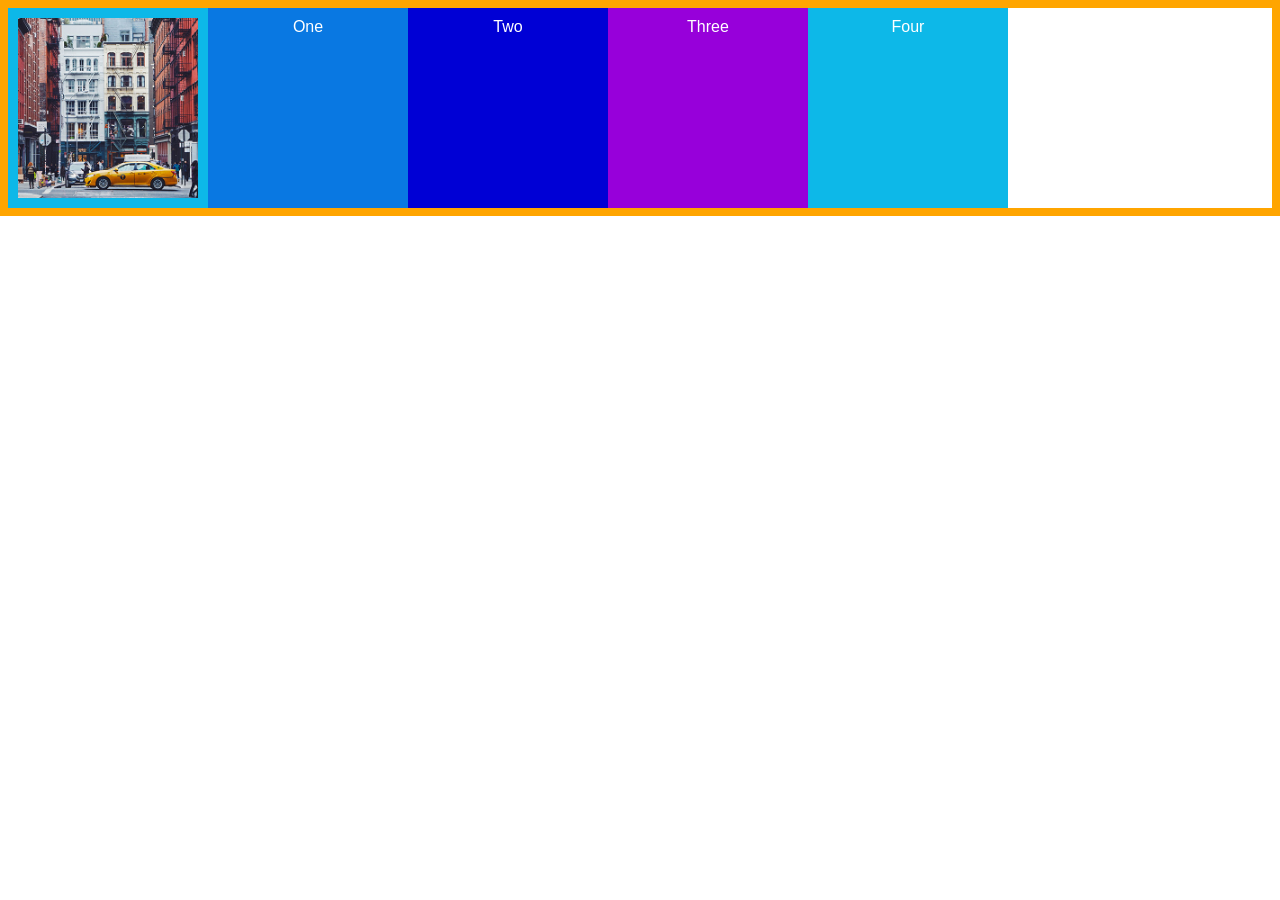
<file: Grid Minmax/index.html>
<!DOCTYPE html>
<html lang="en">
<head>
	<meta charset="UTF-8">
	<meta name="viewport" content="width=device-width, initial-scale=1.0">
	<title>Grid Auto-Fit & Minmax</title>
	<link rel="stylesheet" href="css/main.css">
</head>
<body>

	<div class="container">
		<div><img src="img/nyc.jpg"></div>
		<div>One</div>
		<div>Two</div>
		<div>Three</div>
		<div>Four</div>
		<!-- <div>Five</div>
		<div>Six</div>
		<div>Seven</div>
		<div>Eight</div>
		<div>Nine</div>
		<div>Ten</div>
		<div>Eleven</div>
		<div>Twelve</div> -->
	</div>

</body>
</html>
</file>
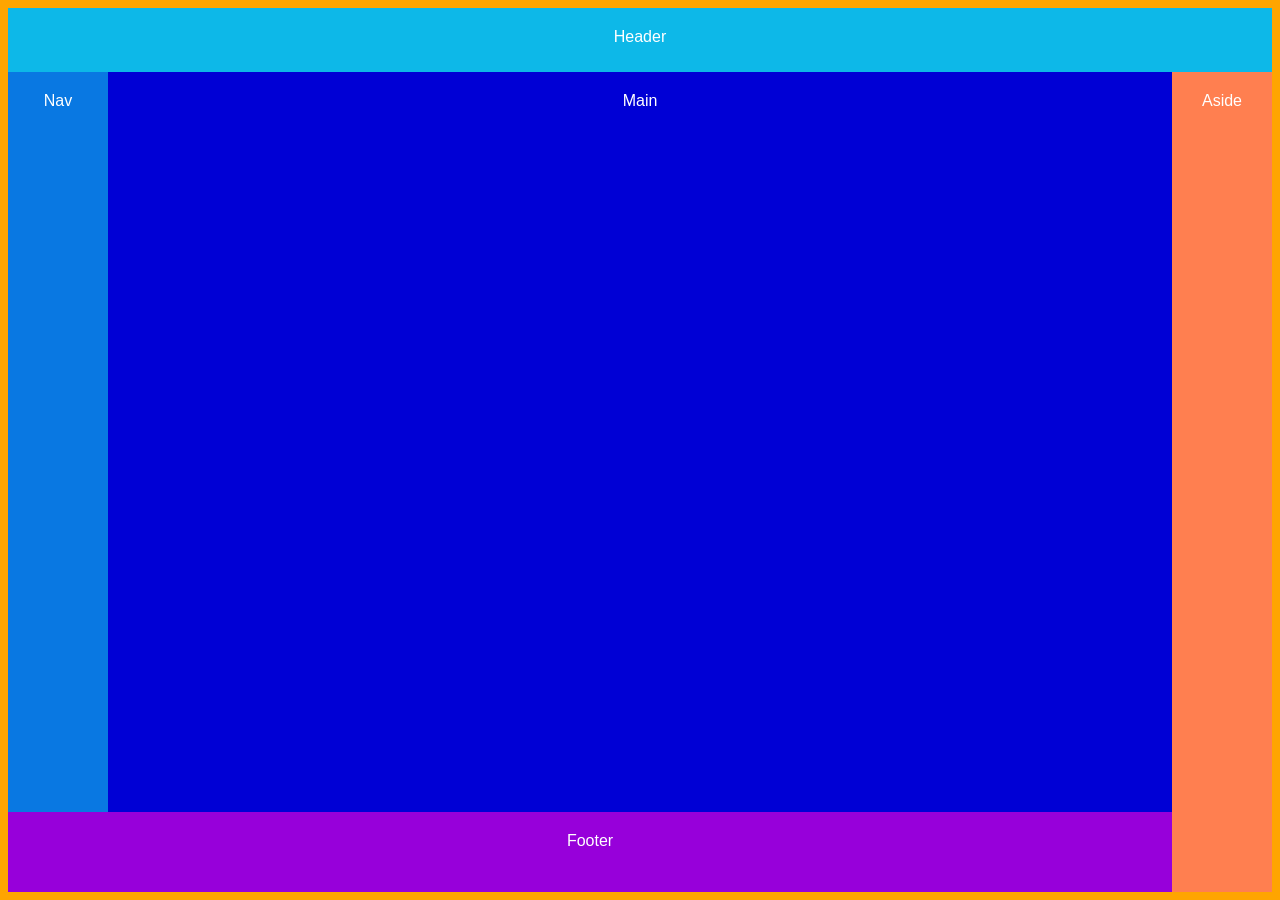
<file: Grid Sizing and Placing/index.html>
<!DOCTYPE html>
<html lang="en">
<head>
	<meta charset="UTF-8">
	<meta name="viewport" content="width=device-width, initial-scale=1.0">
	<title>Grid Sizing & Placing</title>
	<link rel="stylesheet" href="css/main.css">
</head>
<body>

	<div class="container">
		<header>Header</header>
		<nav>Nav</nav>
		<main>Main</main>
		<aside>Aside</aside>
		<footer>Footer</footer>
	</div>

</body>
</html>
</file>
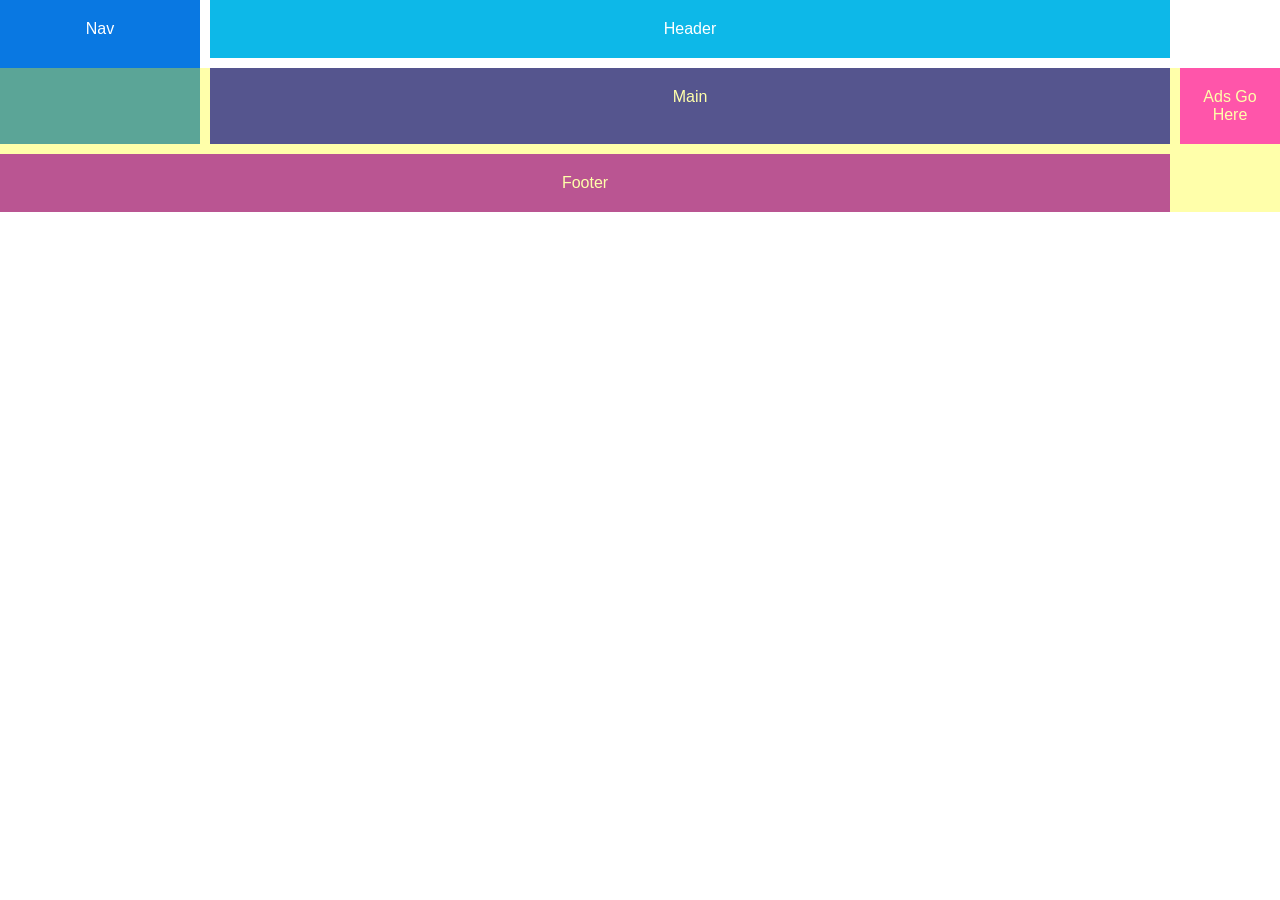
<file: Grid Template Areas/index.html>
<!DOCTYPE html>
<html lang="en">
<head>
	<meta charset="UTF-8">
	<meta name="viewport" content="width=device-width, initial-scale=1.0">
	<title>Grid Template Areas</title>
	<link rel="stylesheet" href="css/main.css">
</head>
<body>

	<div class="container">
		<header>Header</header>
		<nav>Nav</nav>
		<main>Main</main>
		<aside>Ads Go Here</aside>
		<footer>Footer</footer>
		<div class="overlay"></div>
	</div>

</body>
</html>
</file>
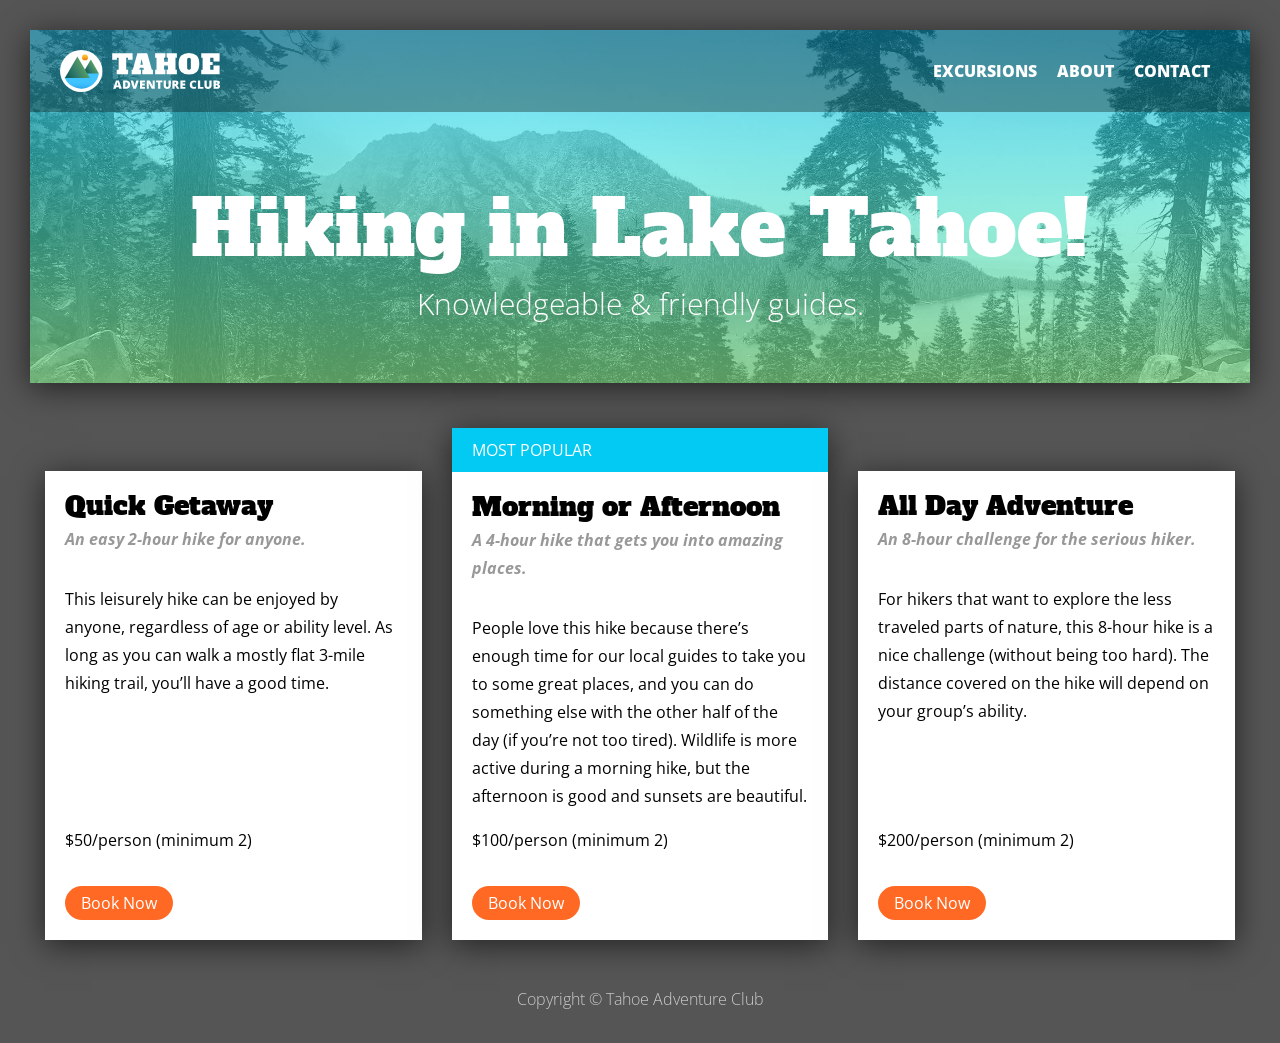
<file: Flexbox Pricing Grid/hikes.html>
<!DOCTYPE html>
<html lang="en">
<head>
	<meta charset="UTF-8">
	<meta name="viewport" content="width=device-width, initial-scale=1.0">
	<title>Hiking Packages | Tahoe Adventure Club</title>
	<link rel="preconnect" href="https://fonts.googleapis.com"> 
	<link rel="preconnect" href="https://fonts.gstatic.com" crossorigin>
	<link href="https://fonts.googleapis.com/css2?family=Alfa+Slab+One&family=Open+Sans:ital,wght@0,300;0,400;0,800;1,700&display=auto" rel="stylesheet">
	<link rel="stylesheet" href="css/main.css">
</head>
<body>
	<header>
		<nav>
			<a href="index.html" class="logo"><img src="img/tahoe-logo.svg" alt="Tahoe Adventure Club"></a>
			<ul>
				<li><a href="excursions.html">Excursions</a></li>
				<li><a href="about.html">About</a></li>
				<li><a href="contact.html">Contact</a></li>
			</ul>
		</nav>
		<div class="masthead">
			<h1>Hiking in Lake Tahoe!</h1>
			<p>Knowledgeable & friendly guides.</p>
		</div>
	</header>

	<main class="price-list">
		<section class="primary">
			<p class="popular">Most Popular</p>
			<div class="text-wrapper">
				<h2>Morning or Afternoon</h2>
				<p>A 4-hour hike that gets you into amazing places.</p>
				<p>People love this hike because there’s enough time for our local guides to take you to some great places, and you can do something else with the other half of the day (if you’re not too tired). Wildlife is more active during a morning hike, but the afternoon is good and sunsets are beautiful.</p>
				<p class="price">$100/person (minimum 2)</p>
				<p class="cta"><a href="register.html" class="book-now-btn">Book Now</a></p>
			</div>
		</section>

		<section class="secondary">
			<div class="text-wrapper">
				<h2>Quick Getaway</h2>
				<p>An easy 2-hour hike for anyone.</p>
				<p>This leisurely hike can be enjoyed by anyone, regardless of age or ability level. As long as you can walk a mostly flat 3-mile hiking trail, you’ll have a good time.</p>
				<p class="price">$50/person (minimum 2)</p>
				<p class="cta"><a href="register.html" class="book-now-btn">Book Now</a></p>
			</div>
		</section>

		<section class="tertiary">
			<div class="text-wrapper">
				<h2>All Day Adventure</h2>
				<p>An 8-hour challenge for the serious hiker.</p>
				<p>For hikers that want to explore the less traveled parts of nature, this 8-hour hike is a nice challenge (without being too hard). The distance covered on the hike will depend on your group’s ability.</p>
				<p class="price">$200/person (minimum 2)</p>
				<p class="cta"><a href="register.html" class="book-now-btn">Book Now</a></p>
			</div>
		</section>
	</main>

	<footer>
		Copyright © Tahoe Adventure Club
	</footer>
</body>
</html>
</file>
<file: Bootstrap More Grids/css/main.css>
img {
	max-width: 100%;
}
h2 {
	font-size: 1.7rem;
}
</file>
<file: Bootstrap Spacing and Layout/css/main.css>
img {
	max-width: 100%;
}
h2 {
	font-size: 1.7rem;
}
</file>
<file: Bootstrap Starter/css/main.css>
img {
    width: 100%;
}

img.club-img {
    filter: hue-rotate(115deg);
}
</file>
<file: Flexbox Intro/css/main.css>
/* OUR CSS */

.navbar {
	display: flex;
	/* justify-content affects the major axis */
	justify-content: center;
	align-items: center;
	height: 600px;
	flex-direction: row;
}

.hikes {
	margin-top: 50px;
	/* margin-bottom: auto; */
	align-self: start;
}

.signup {
	margin-bottom: auto;
	align-self: end;
	/* grow says this should take the extra space */
	/* flex-grow: 1;
	flex-basis: 5em;
	flex-shrink: 0; */
	flex: 1 0 5em;
}

.logo {
	align-self: stretch;
	text-align: center;
	/* shrink: 0 means this should not shrink down as the page gets smaller */
	flex-shrink: 0;
	flex-basis: 400px;
}

footer {
	display: flex;
	justify-content: space-around;
	align-items: center;
}

.copyright {
	align-self: start;
	flex-grow: 2000;
}

.social {
	align-self: flex-end;
	flex-grow: 1000;
}

/* PREVIOUS CSS */

*, *::before, *::after { 
	box-sizing: border-box;
}
html {
	-moz-text-size-adjust: 100%;
	-webkit-text-size-adjust: 100%;
	text-size-adjust: 100%;
}
body {
	font-family: sans-serif;
	margin: 0;
}
img {
	max-width: 100%;
	vertical-align: bottom;
}
.navbar {
	border: 8px solid gray;
	list-style-type: none;
	padding: 0;
	margin: 0;
	margin-bottom: 20px;
}
.navbar li {
	color: white;
	padding: 10px;
}
.navbar .logo {
	background: #0db8e8;
}
.navbar .hikes {
	background: #0978e2;
}
.navbar .about {
	background: #0000d5;
}
.navbar .contact {
	background: #9700da;
}
.navbar .signup {
	background: #dc00d4;
	font-size: 1.5em;
}
footer {
	border: 8px solid gray;
	margin-top: 20px;
}
footer div {
	border: 2px solid red;
	padding: 10px;
}
</file>
<file: Flexbox Vertical Centering/css/main.css>
/* OUR CSS */

header {
	min-height: 100vh;
	display: flex;
	flex-direction: column;
	justify-content: center;
	align-items: center;
	margin: auto;
}

/* PREV CSS */

*, *::before, *::after { 
	box-sizing: border-box;
}
html {
	scroll-behavior: smooth;
	-moz-text-size-adjust: 100%;
	-webkit-text-size-adjust: 100%;
	text-size-adjust: 100%;
}
body {
	font-family: "Rokkitt", serif;
	margin: 0;
}
img {
	max-width: 100%;
	vertical-align: bottom;
}
p {
	margin-top: 0;
}
header {
	color: #fff;
	background: url(../img/mountains@2x.jpg) center;
	background-size: cover;
}
h1 {
	font-family: "Vast Shadow";
	font-weight: normal;
	text-transform: uppercase;
	font-size: 21vw;
	line-height: 1;
	margin: 0;
}
h2 {
	font-family: "Vast Shadow";
	font-weight: normal;
	font-size: 1.8rem;
	color: #4d78a4;
	text-transform: uppercase;
	margin: 0;
}
.scroll-down {
	opacity: .6;
}
main {
	font-size: 1.4rem;
	line-height: 1.6;
	max-width: 40em;
	margin: auto;
	padding: 1em;
}
@media (min-width: 600px) {
	header h1 {
		font-size: 9vw;
	}
}
</file>
<file: Flexbox Wrapping/css/main.css>
/* OUR CSS */

.navbar {
	display: flex;
	flex-wrap: wrap;
}

.navbar > * {
	flex-grow: 1;
	flex-basis: 33.33%;
}

.navbar a {
	color: white;
}

.logo {
	order: -2;
}

.signup {
	order: 2;
}

.about {
	order: 9001;
}

.contact {
	order: -1;
}

/* PREV CSS */

*, *::before, *::after { 
	box-sizing: border-box;
}
html {
	-moz-text-size-adjust: 100%;
	-webkit-text-size-adjust: 100%;
	text-size-adjust: 100%;
}
body {
	font-family: sans-serif;
	margin: 0;
}
img {
	max-width: 100%;
	vertical-align: bottom;
}
.navbar {
	border: 8px solid gray;
	list-style-type: none;
	padding: 0;
	margin: 0;
	margin-bottom: 20px;
}
.navbar li {
	color: white;
	padding: 10px;
}
.navbar .logo {
	background: #0db8e8;
}
.navbar .excursions {
	background: #0978e2;
}
.navbar .about {
	background: #0000d5;
}
.navbar .contact {
	background: #9700da;
}
.navbar .signup {
	background: #dc00d4;
}
footer {
	border: 8px solid gray;
	margin-top: 20px;
}
footer div {
	border: 2px solid red;
	padding: 10px;
}

@media (min-width: 571px) {
	footer {
		display: flex;
	}
	footer .copyright {
		flex-grow: 1;
		text-align: center;
	}
	footer .social {
		flex-grow: 0;
	}
}
</file>
<file: Grid Alignment and Order/css/main.css>
/* OUR CSS */

.gallery {
	display: grid;
	grid-template-columns: repeat(3, 175px);
	grid-auto-rows: 150px;
	height: 100vh;
	/* change the alignment of items inside their cells... */
	justify-items: center;
	align-items: center;

	/* change the alignment of the cells inside the grid... */
	justify-content: center;
	align-content: center;
	
	gap: 25px;
}

.mitsubishi {
	border: solid red 2px;
	/* move an individual inside its cell */
	justify-self: start;
	align-self: end;
	/* put something at the end */
	order: 1;
}

.squarespace {
	align-self: end;
	/* put something at the beginning */
	order: -1;
}

/* PREV CSS */

*, *::before, *::after { 
	box-sizing: border-box;
}
html {
	-moz-text-size-adjust: 100%;
	-webkit-text-size-adjust: 100%;
	text-size-adjust: 100%;
}
body {
	margin: 30px;
	font-family: sans-serif;
}
img {
	max-width: 100%;
	vertical-align: bottom;
}
.logo-wrapper {
	background: #d7e1ff;
}
.gallery {
	border: 8px solid orange;
}
</file>
<file: Grid Article/css/main.css>
/* OUR CSS */

article {
	display: grid;
	gap: 30px;
	grid-template-columns: 1fr 4fr 1fr;
}

article > * {
	grid-column: 2 / 3;
}

article blockquote,
article figure {
	grid-column: 1 / -1;
}

p {
	margin: 0;
}

aside {
	max-width: 260px;
}

aside.left {
	grid-column: 1 / 2;
	align-self: center;
	justify-self: right;
	text-align: right;
	border-left-width: 0px;
	border-right-width: 1px;
}

aside.right {
	grid-column: -2 / -1;
	align-self: center;
	justify-self: left;
}


@media (min-width: 950px) {
	article {
		/* max-width: 1000px; */
		margin: auto;
		grid-template-columns: 1fr 690px 1fr;
	}
}

/* PREV CSS */

*, *::before, *::after { 
	box-sizing: border-box;
}
:root {
	font-size: 1.125rem;
}
html {
	-moz-text-size-adjust: 100%;
	-webkit-text-size-adjust: 100%;
	text-size-adjust: 100%;
}
body {
	margin: 20px auto;
	font-family: "Fauna One", serif;
	font-size: 1rem;
	line-height: 1.9;
}
img {
	max-width: 100%;
	vertical-align: bottom;
}
h1 {
	font-family: "Abril Fatface", serif;
	font-weight: 400;
	font-size: 15vw;
	line-height: 1;
	margin: 0;
}
a {
	color: hsl(219, 100%, 60%);
	text-decoration: none;
}
a:hover {
	color: hsl(219, 80%, 70%);
}
article > figure > img {
	width: 100%;
}
article > figure > figcaption {
	font-family: Vollkorn, serif;
	font-style: italic;
	font-weight: 600;
	margin: .7em;
	text-align: center;
}
article > blockquote {
	font-family: Vollkorn, serif;
	font-style: italic;
	font-size: 2rem;
	line-height: 1.4;
	text-align: center;
}
article > aside {
	font-size: .75rem;
	border: 0 solid #bbb;
	border-left-width: 1px;
	padding: 0 1em;
}
@media (min-width: 700px) {
	h1 {
		font-size: 8vw;
	}
}
</file>
<file: Grid Image Gallery/css/main.css>
*, *::before, *::after { 
	box-sizing: border-box;
}
html {
	-moz-text-size-adjust: 100%;
	-webkit-text-size-adjust: 100%;
	text-size-adjust: 100%;
}
body {
	background: #000;
	color: #fff;
	font-family: sans-serif;
	margin: 0;
}
img {
	max-width: 100%;
	vertical-align: bottom;
}

/* OUR CSS */

.gallery {
	display: grid;
	grid-template-columns: repeat(auto-fill, minmax(250px, 1fr));
	gap: 20px;
	margin: 20px;
	grid-auto-flow: dense;
}

.big {
	grid-column: span 2;
	grid-row: span 2;
}

@media (max-width: 850px) {
	.big {
		grid-column: span 1;
		grid-row: span 1;
	}
}
</file>
<file: Grid Intro/css/main.css>
/* OUR CSS */

.container {
	display: grid;
	/* define the different columns in the grid */
	grid-template-columns: 100px 1fr 100px;
	/* repeat means create X number of rows at 1fr */
	grid-template-rows: repeat(6, 1fr);
	/* grid auto rows makes sure that any extra rows are 5em tall */
	grid-auto-rows: 5em;
	grid-auto-columns: 200px;
	/* auto flow chooses whether we add new columns or new rows with extra content */
	grid-auto-flow: column;

	/* overflow: if it goes outside the container */
	overflow: auto;
	/* overflow auto: show a scroll bar if we need it */

	gap: 10px;

	height: 80vh;
}

/* PREV CSS */

*, *::before, *::after { 
	box-sizing: border-box;
}
html {
	-moz-text-size-adjust: 100%;
	-webkit-text-size-adjust: 100%;
	text-size-adjust: 100%;
}
body {
	font-family: sans-serif;
	margin: 0;
}
img {
	max-width: 100%;
	vertical-align: bottom;
}
.container {
	border: 8px solid orange;
}
.container div {
	color: white;
	padding: 10px;
	text-align: center;
}
.container div:nth-child(4n+1) {
	background: #0db8e8;
}
.container div:nth-child(4n+2) {
	background: #0978e2;
}
.container div:nth-child(4n+3) {
	background: #0000d5;
}
.container div:nth-child(4n+4) {
	background: #9700da;
}
</file>
<file: Grid Minmax/css/main.css>
/* OUR CSS */

.container {
	display: grid;
	grid-template-columns: repeat(5, minmax(100px, 200px));
}

/* PREV CSS */

*, *::before, *::after { 
	box-sizing: border-box;
}
html {
	-moz-text-size-adjust: 100%;
	-webkit-text-size-adjust: 100%;
	text-size-adjust: 100%;
}
body {
	font-family: sans-serif;
	margin: 0;
}
img {
	max-width: 100%;
	vertical-align: bottom;
}
.container {
	border: 8px solid orange;
}
.container div {
	color: white;
	padding: 10px;
	text-align: center;
}
.container div:nth-child(4n+1) {
	background: #0db8e8;
}
.container div:nth-child(4n+2) {
	background: #0978e2;
}
.container div:nth-child(4n+3) {
	background: #0000d5;
}
.container div:nth-child(4n+4) {
	background: #9700da;
}
</file>
<file: Grid Sizing and Placing/css/main.css>
/* OUR CSS */

.container {
	display: grid;
	grid-template-columns: 100px 1fr 100px;
	grid-template-rows: 4em 1fr 5em;
	height: 100vh;
}

header {
	/* grid-column: span 3; */
	/* grid-column-start: 1;
	grid-column-end: -1;
	grid-row-start: 1;
	grid-row-end: 2; */
	grid-column: 1 / -1;
	grid-row: 1 / 2;
}

aside {
	background: coral;
	/* grid-row: span 2; */
	grid-row-start: 2;
	grid-row-end: 4;
	grid-column-start: 3;
	grid-column-end: 4;
}

footer {
	/* grid-column: span 2; */
	grid-column: 1 / -2;
	grid-row: 3 / 4;
}

/* PREV CSS */

*, *::before, *::after { 
	box-sizing: border-box;
}
html {
	-moz-text-size-adjust: 100%;
	-webkit-text-size-adjust: 100%;
	text-size-adjust: 100%;
}
body {
	font-family: sans-serif;
	margin: 0;
}
.container {
	border: 8px solid orange;
}
.container > * {
	color: white;
	padding: 20px;
	text-align: center;
}
header {
	background: #0db8e8;
}
nav {
	background: #0978e2;
}
main {
	background: #0000d5;
}
footer {
	background: #9700da;
}
</file>
<file: Grid Template Areas/css/main.css>
/* OUR CSS */

.container {
	display: grid;
	/* visualize / place the areas */
	grid-template-areas: 
	"whatev	header	."
	"whatev	main 	ads"
	"footer	footer	.";
	
	/* choose column sizes with template columns */
	grid-template-columns: 200px 1fr 100px;

	gap: 10px;
}

header {
	grid-area: header;
}

nav {
	grid-area: whatev;
}

main {
	grid-area: main;
}

aside {
	grid-area: ads;
	background-color: fuchsia;
}

footer {
	grid-area: footer;
}

.overlay {
	background-color: #FF05;
	grid-column: whatev-start / ads-end;
	grid-row: main-start / footer-end;
}

/* PREV CSS */

*, *::before, *::after { 
	box-sizing: border-box;
}
html {
	-moz-text-size-adjust: 100%;
	-webkit-text-size-adjust: 100%;
	text-size-adjust: 100%;
}
body {
	font-family: sans-serif;
	margin: 0;
}
.container > * {
	color: white;
	padding: 20px;
	text-align: center;
}
header {
	background: #0db8e8;
}
nav {
	background: #0978e2;
}
main {
	background: #0000d5;
}
footer {
	background: #9700da;
}
</file>
<file: Flexbox Pricing Grid/css/main.css>
/* OUR CSS */

main {
	display: flex;
	flex-direction: row;
}

section {
	flex-basis: 33.33%;
}

.text-wrapper {
	display: flex;
	flex-direction: column;
	height: 100%;
}

.price {
	margin-top: auto;
}

.primary .price {
	margin-top: 0;
}

section.primary {
	order: 2;
}

section.secondary {
	order: 1;
	margin-top: 58px;
}

section.tertiary {
	order: 3;
	margin-top: 58px;
}

/* PREV CSS */

*, *::before, *::after { 
	box-sizing: border-box;
}
html {
	-moz-text-size-adjust: 100%;
	-webkit-text-size-adjust: 100%;
	text-size-adjust: 100%;
}
body {
	background: #555;
	font-family: "Open Sans", sans-serif;
	line-height: 1.75;
	margin: 0 0 30px 0;
}
img {
	max-width: 100%;
	vertical-align: bottom;
}
a {
	color: #2985d1;
	text-decoration: none;
}
h1, h2 {
	font-family: "Alfa Slab One", "Open Sans", sans-serif;
	font-weight: normal;
	line-height: 1.2;
}
h1 {
	font-size: 11vw;
	margin: 10px 0;
}
h2 {
	font-size: 26px;
	margin: 0;
}
section .text-wrapper p:first-of-type {
	font-weight: 700;
	font-style: italic;
	opacity: .4;
	margin-top: 3px;
}
nav {
	background: rgba(0,0,0, .33);
	padding: 20px 5px;
}
nav ul {
	list-style-type: none;
	margin: 0;
	padding: 0;
	display: flex;
	justify-content: center;
}
nav ul a {
	color: #fff;
	font-weight: 800;
	text-transform: uppercase;
	padding: 2px 8px;
	display: inline-block;
	border: 2px solid transparent;  /* prevents a shift for when the hover border appears */
}
nav ul a:hover,
nav ul a:focus {
	color: #fff;
	border-bottom: 2px dotted currentColor;
}
nav .logo {
	border: 0;
}
header {
	background: linear-gradient(rgba(0,201,255, .6), rgba(146,254,157, .6)), 
				url(../img/masthead.jpg) right top / cover;
	color: #fff;
}
header img {
	width: 160px;
}
.masthead {
	padding: 5% 2%;
	text-align: center;
}
.masthead p {
	font-size: 30px;
	line-height: 1.2;
	font-weight: 300;
	margin: 0;
}
header, section {
	box-shadow: 0 5px 30px rgba(0,0,0, 0.6);
}
section {
	background: #fff;
	margin: 15px;
	margin-bottom: 0;
}
section .text-wrapper {
	padding: 20px;
}
section .text-wrapper > :last-child {
	margin-bottom: 0;
}
.price-list .popular {
	line-height: 1.5;
	margin: 0;
	background: #02caf2;
	color: #fff;
	padding: 10px 20px;
	text-transform: uppercase;
}
.book-now-btn {
	color: #fff;
	background: #ff6924;
	padding: 3px 16px;
	display: inline-block;
	border-radius: 40px;
}
.book-now-btn:hover, .book-now-btn:focus {
	border: 0;
	background: #fa4f00;
}
footer {
	margin-top: 45px;
	color: #ccc;
	text-align: center;
	font-weight: 300;
}
@media (max-width: 599px) {
	nav {
		text-align: center;
	}
	nav ul {
		margin-top: 10px;
	}
}
@media (min-width: 600px) {
	h1 {
		font-size: clamp(50px, 7.5vw, 90px);
	}
	main {
		max-width: 800px;
		margin: 30px auto;
	}
	nav {
		display: flex;
		align-items: center;
		padding: 20px 30px;
	}
	nav .logo {
		margin-right: auto;
	}
	nav li:last-of-type a {
		margin-right: 0;
	}
}
@media (min-width: 1000px) {
	body {
		margin: 30px;
	}
	h1 {
		font-size: 6vw;
	}
	main {
		max-width: 1310px;
		margin: 30px auto;
	}
}
</file>
